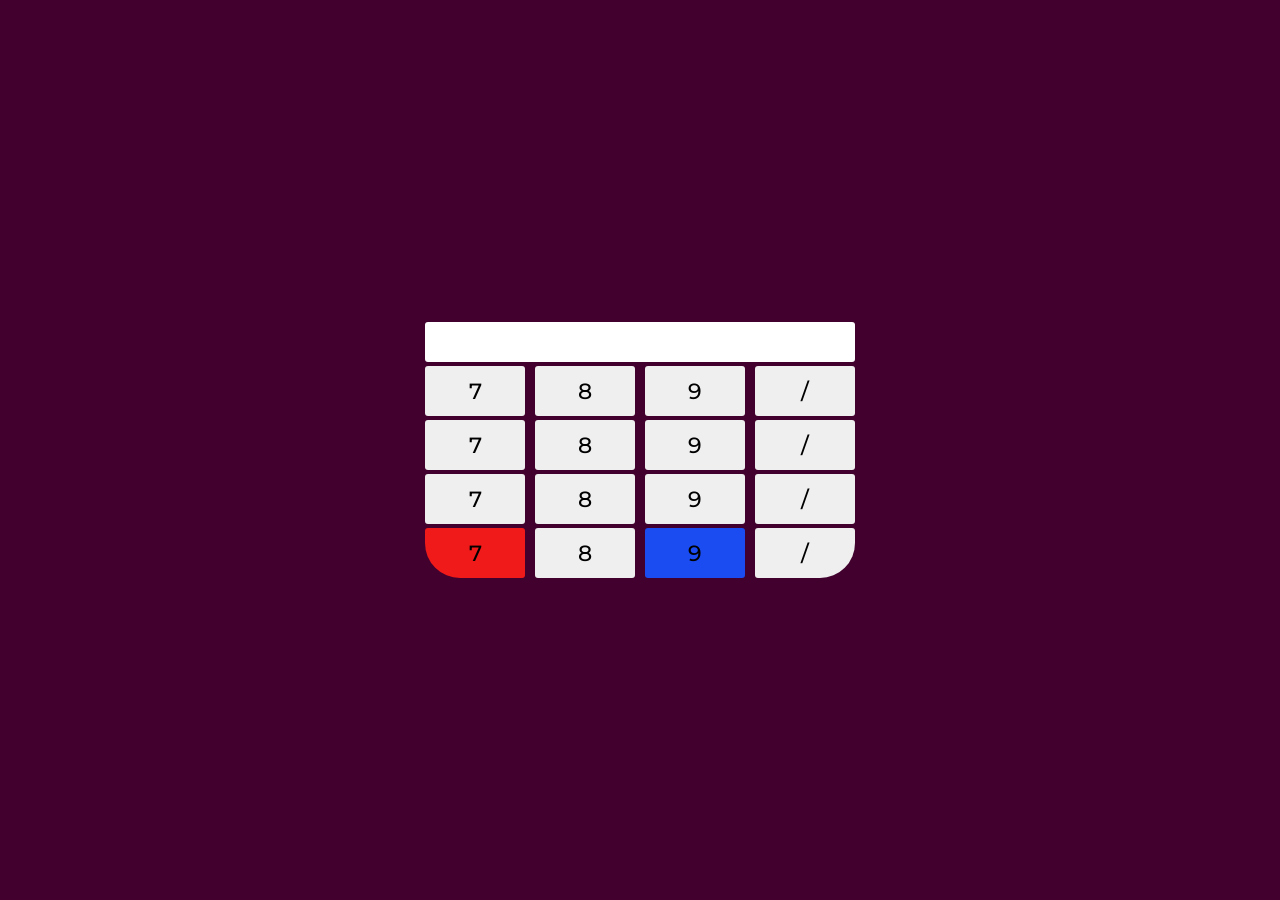
<file: Semana07/Exercicio01/Calculadora/index.html>
<!DOCTYPE html>
<html lang="en">

<head>
    <meta charset="UTF-8">
    <meta name="viewport" content="width=device-width, initial-scale=1.0">
    <script language="JavaScript" src="calculadora.js"></script>
    <link rel="stylesheet" href="estilo.css">
    <title>Document</title>
</head>

<body>
    <form action="calc">
        <divf id="calculadora">
            <input type="text" id="visor" name="visor">
            <div id="primeira">
                <input type="button" value="7" class="botao borda">
                <input type="button" value="8" class="botao borda">
                <input type="button" value="9" class="botao borda">
                <input type="button" value="/" class="botao borda">
            </div>
            <div id="segunda">
                <input type="button" value="7" class="botao borda">
                <input type="button" value="8" class="botao borda">
                <input type="button" value="9" class="botao borda">
                <input type="button" value="/" class="botao borda">
            </div>
            <div id="terceira">
                <input type="button" value="7" class="botao borda">
                <input type="button" value="8" class="botao borda">
                <input type="button" value="9" class="botao borda">
                <input type="button" value="/" class="botao borda">
            </div>
            <div id="quarta">
                <input type="button" value="7" class="botao borda">
                <input type="button" value="8" class="botao borda">
                <input type="button" value="9" class="botao borda">
                <input type="button" value="/" class="botao borda">
            </div>
        </divf>
    </form>
</body>

</html>
</file>
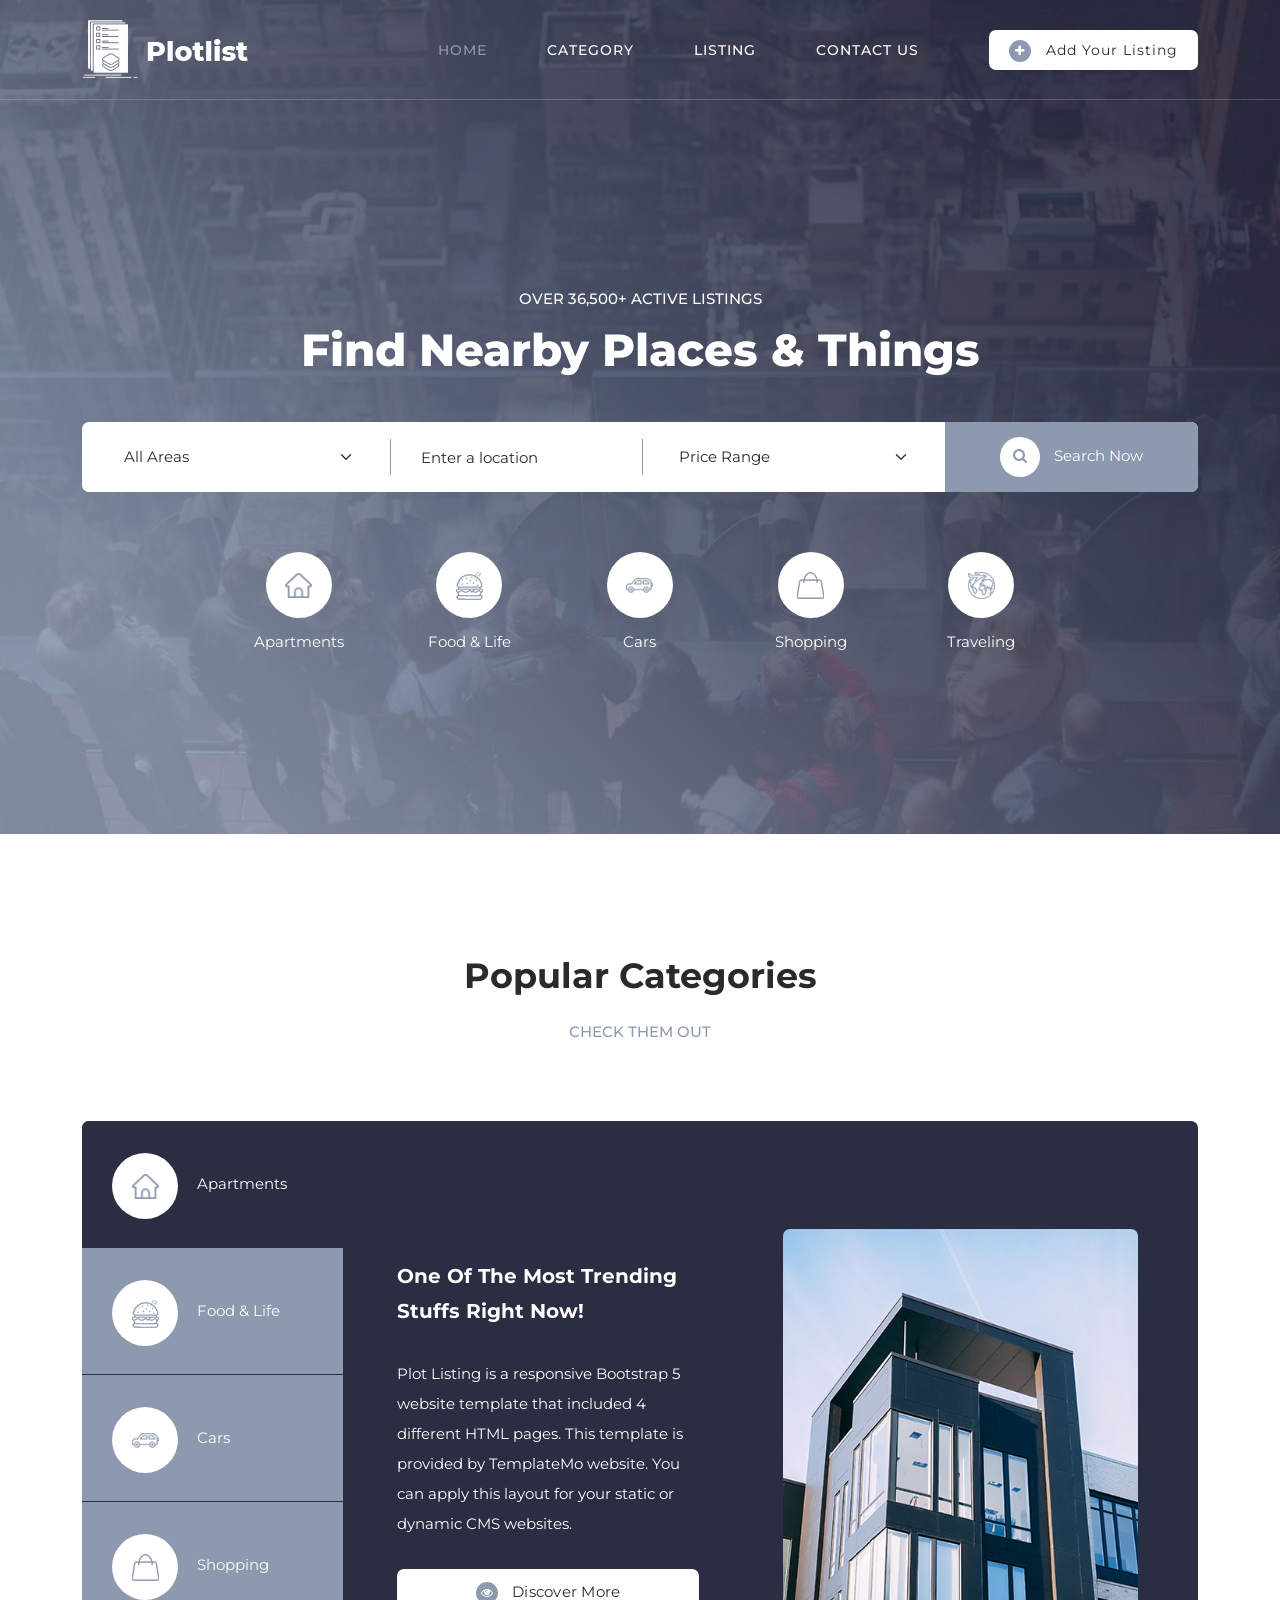
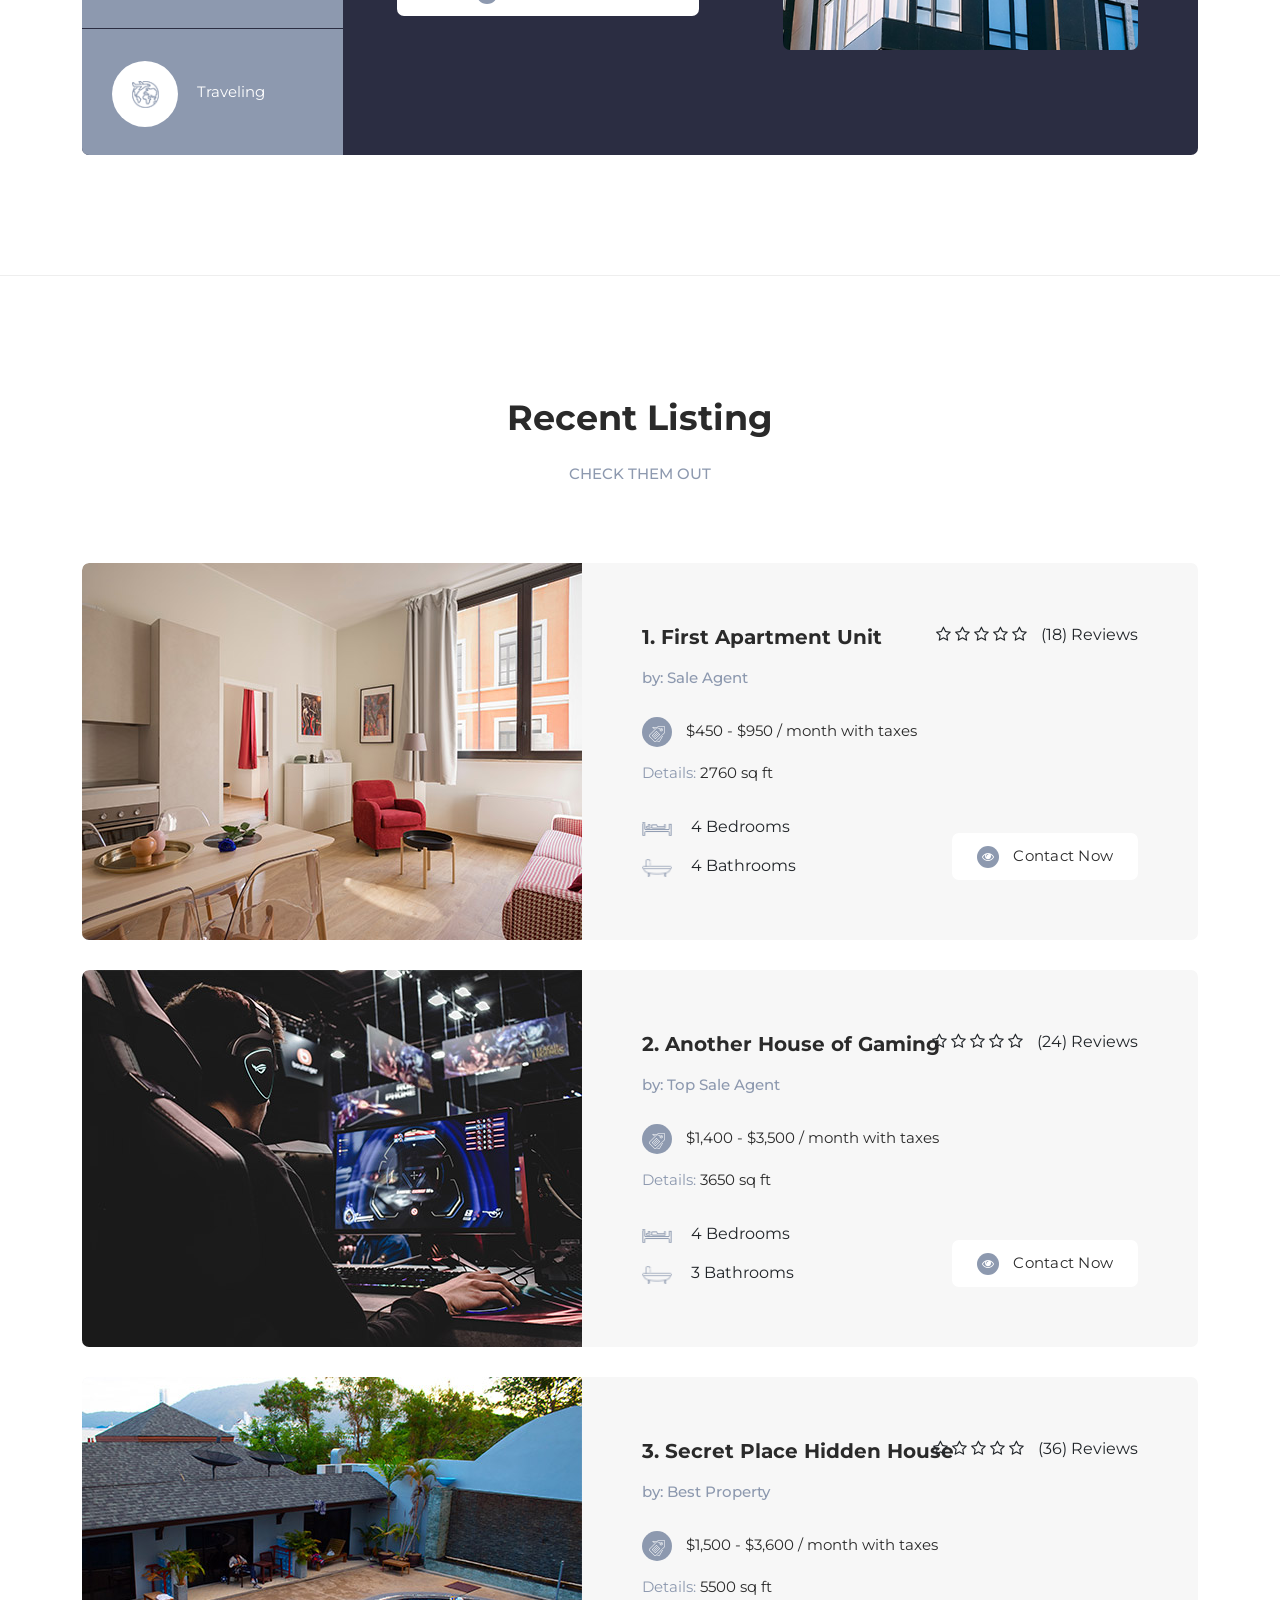
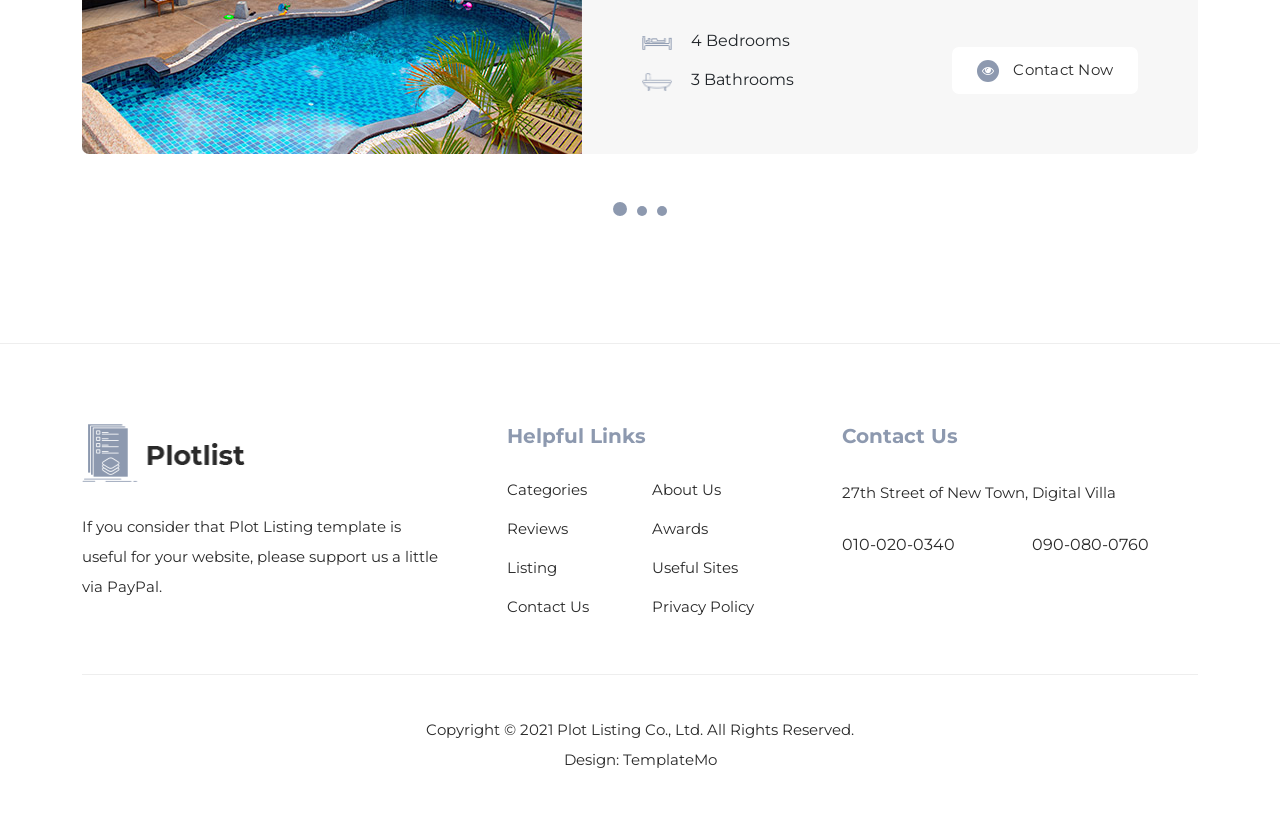
<file: Semana07/Exercicio04/pizzaria/img/templatemo_564_plot_listing/index.html>
<!DOCTYPE html>
<html lang="en">

  <head>

    <meta charset="UTF-8">
    <meta name="viewport" content="width=device-width, initial-scale=1, shrink-to-fit=no">
    <meta name="description" content="">
    <meta name="author" content="">
    <link rel="preconnect" href="https://fonts.gstatic.com">
    <link href="https://fonts.googleapis.com/css2?family=Montserrat:wght@100;200;300;400;500;600;700;800;900&display=swap" rel="stylesheet">

    <title>Plot Listing HTML5 Website Template</title>

    <!-- Bootstrap core CSS -->
    <link href="vendor/bootstrap/css/bootstrap.min.css" rel="stylesheet">

    <!-- Additional CSS Files -->
    <link rel="stylesheet" href="assets/css/fontawesome.css">
    <link rel="stylesheet" href="assets/css/templatemo-plot-listing.css">
    <link rel="stylesheet" href="assets/css/animated.css">
    <link rel="stylesheet" href="assets/css/owl.css">
<!--

TemplateMo 564 Plot Listing

https://templatemo.com/tm-564-plot-listing

-->
  </head>

<body>

  <!-- ***** Preloader Start ***** -->
  <div id="js-preloader" class="js-preloader">
    <div class="preloader-inner">
      <span class="dot"></span>
      <div class="dots">
        <span></span>
        <span></span>
        <span></span>
      </div>
    </div>
  </div>
  <!-- ***** Preloader End ***** -->

  <!-- ***** Header Area Start ***** -->
  <header class="header-area header-sticky wow slideInDown" data-wow-duration="0.75s" data-wow-delay="0s">
    <div class="container">
      <div class="row">
        <div class="col-12">
          <nav class="main-nav">
            <!-- ***** Logo Start ***** -->
            <a href="index.html" class="logo">
            </a>
            <!-- ***** Logo End ***** -->
            <!-- ***** Menu Start ***** -->
            <ul class="nav">
              <li><a href="index.html" class="active">Home</a></li>
              <li><a href="category.html">Category</a></li>
              <li><a href="listing.html">Listing</a></li>
              <li><a href="contact.html">Contact Us</a></li> 
              <li><div class="main-white-button"><a href="#"><i class="fa fa-plus"></i> Add Your Listing</a></div></li> 
            </ul>        
            <a class='menu-trigger'>
                <span>Menu</span>
            </a>
            <!-- ***** Menu End ***** -->
          </nav>
        </div>
      </div>
    </div>
  </header>
  <!-- ***** Header Area End ***** -->

  <div class="main-banner">
    <div class="container">
      <div class="row">
        <div class="col-lg-12">
          <div class="top-text header-text">
            <h6>Over 36,500+ Active Listings</h6>
            <h2>Find Nearby Places &amp; Things</h2>
          </div>
        </div>
        <div class="col-lg-12">
          <form id="search-form" name="gs" method="submit" role="search" action="#">
            <div class="row">
              <div class="col-lg-3 align-self-center">
                  <fieldset>
                      <select name="area" class="form-select" aria-label="Area" id="chooseCategory" onchange="this.form.click()">
                          <option selected>All Areas</option>
                          <option value="New Village">New Village</option>
                          <option value="Old Town">Old Town</option>
                          <option value="Modern City">Modern City</option>
                      </select>
                  </fieldset>
              </div>
              <div class="col-lg-3 align-self-center">
                  <fieldset>
                      <input type="address" name="address" class="searchText" placeholder="Enter a location" autocomplete="on" required>
                  </fieldset>
              </div>
              <div class="col-lg-3 align-self-center">
                  <fieldset>
                      <select name="price" class="form-select" aria-label="Default select example" id="chooseCategory" onchange="this.form.click()">
                          <option selected>Price Range</option>
                          <option value="$100 - $250">$100 - $250</option>
                          <option value="$250 - $500">$250 - $500</option>
                          <option value="$500 - $1000">$500 - $1,000</option>
                          <option value="$1000+">$1,000 or more</option>
                      </select>
                  </fieldset>
              </div>
              <div class="col-lg-3">                        
                  <fieldset>
                      <button class="main-button"><i class="fa fa-search"></i> Search Now</button>
                  </fieldset>
              </div>
            </div>
          </form>
        </div>
        <div class="col-lg-10 offset-lg-1">
          <ul class="categories">
            <li><a href="category.html"><span class="icon"><img src="assets/images/search-icon-01.png" alt="Home"></span> Apartments</a></li>
            <li><a href="listing.html"><span class="icon"><img src="assets/images/search-icon-02.png" alt="Food"></span> Food &amp; Life</a></li>
            <li><a href="#"><span class="icon"><img src="assets/images/search-icon-03.png" alt="Vehicle"></span> Cars</a></li>
            <li><a href="#"><span class="icon"><img src="assets/images/search-icon-04.png" alt="Shopping"></span> Shopping</a></li>
            <li><a href="#"><span class="icon"><img src="assets/images/search-icon-05.png" alt="Travel"></span> Traveling</a></li>
          </ul>
        </div>
      </div>
    </div>
  </div>


  <div class="popular-categories">
    <div class="container">
      <div class="row">
        <div class="col-lg-12">
          <div class="section-heading">
            <h2>Popular Categories</h2>
            <h6>Check Them Out</h6>
          </div>
        </div>
        <div class="col-lg-12">
          <div class="naccs">
            <div class="grid">
              <div class="row">
                <div class="col-lg-3">
                  <div class="menu">
                    <div class="first-thumb active">
                      <div class="thumb">
                        <span class="icon"><img src="assets/images/search-icon-01.png" alt=""></span>
                        Apartments
                      </div>
                    </div>
                    <div>
                      <div class="thumb">                 
                        <span class="icon"><img src="assets/images/search-icon-02.png" alt=""></span>
                        Food &amp; Life
                      </div>
                    </div>
                    <div>
                      <div class="thumb">                 
                        <span class="icon"><img src="assets/images/search-icon-03.png" alt=""></span>
                        Cars
                      </div>
                    </div>
                    <div>
                      <div class="thumb">                 
                        <span class="icon"><img src="assets/images/search-icon-04.png" alt=""></span>
                        Shopping
                      </div>
                    </div>
                    <div class="last-thumb">
                      <div class="thumb">                 
                        <span class="icon"><img src="assets/images/search-icon-05.png" alt=""></span>
                        Traveling
                      </div>
                    </div>
                  </div>
                </div> 
                <div class="col-lg-9 align-self-center">
                  <ul class="nacc">
                    <li class="active">
                      <div>
                        <div class="thumb">
                          <div class="row">
                            <div class="col-lg-5 align-self-center">
                              <div class="left-text">
                                <h4>One Of The Most Trending Stuffs Right Now!</h4>
                                <p>Plot Listing is a responsive Bootstrap 5 website template that included 4 different HTML pages. This template is provided by TemplateMo website. You can apply this layout for your static or dynamic CMS websites.</p>
                                <div class="main-white-button"><a href="#"><i class="fa fa-eye"></i> Discover More</a></div>
                              </div>
                            </div>
                            <div class="col-lg-7 align-self-center">
                              <div class="right-image">
                                <img src="assets/images/tabs-image-01.jpg" alt="">
                              </div>
                            </div>
                          </div>
                        </div>
                      </div>
                    </li>
                    <li>
                      <div>
                        <div class="thumb">
                          <div class="row">
                            <div class="col-lg-5 align-self-center">
                              <div class="left-text">
                                <h4>Food and Lifestyle category is here</h4>
                                <p>You can feel free to download, edit and apply this template for your website. Please tell your friends about TemplateMo website.</p>
                                <div class="main-white-button"><a href="#"><i class="fa fa-eye"></i> Explore More</a></div>
                              </div>
                            </div>
                            <div class="col-lg-7 align-self-center">
                              <div class="right-image">
                                <img src="assets/images/tabs-image-02.jpg" alt="Foods on the table">
                              </div>
                            </div>
                          </div>
                        </div>
                      </div>
                    </li>
                    <li>
                      <div>
                        <div class="thumb">
                          <div class="row">
                            <div class="col-lg-5 align-self-center">
                              <div class="left-text">
                                <h4>Best car rentals for your trips!</h4>
                                <p>Did you know? You can get the best free HTML templates on Too CSS blog. Visit the blog pages and explore fresh and latest website templates.</p>
                                <div class="main-white-button"><a href="listing.html"><i class="fa fa-eye"></i> More Listing</a></div>
                              </div>
                            </div>
                            <div class="col-lg-7 align-self-center">
                              <div class="right-image">
                                <img src="assets/images/tabs-image-03.jpg" alt="cars in the city">
                              </div>
                            </div>
                          </div>
                        </div>
                      </div>
                    </li>
                    <li>
                      <div>
                        <div class="thumb">
                          <div class="row">
                            <div class="col-lg-5 align-self-center">
                              <div class="left-text">
                                <h4>Shopping List: Images from Unsplash</h4>
                                <p>Image credits go to Unsplash website that provides free stock photos for anyone. Images used in this Plot Listing template are from Unsplash.</p>
                                <div class="main-white-button"><a href="#"><i class="fa fa-eye"></i> Discover More</a></div>
                              </div>
                            </div>
                            <div class="col-lg-7 align-self-center">
                              <div class="right-image">
                                <img src="assets/images/tabs-image-04.jpg" alt="Shopping Girl">
                              </div>
                            </div>
                          </div>
                        </div>
                      </div>
                    </li>
                    <li>
                      <div>
                        <div class="thumb">
                          <div class="row">
                            <div class="col-lg-5 align-self-center">
                              <div class="left-text">
                                <h4>Information and Safety Tips for Traveling</h4>
                                <p>You are allowed to use this template for your commercial websites. You are NOT allowed to redistribute this template ZIP file on any Free CSS collection websites.</p>
                                <div class="main-white-button"><a rel="nofollow" href="https://templatemo.com/contact"><i class="fa fa-eye"></i> Read More</a></div>
                              </div>
                            </div>
                            <div class="col-lg-7 align-self-center">
                              <div class="right-image">
                                <img src="assets/images/tabs-image-05.jpg" alt="Traveling Beach">
                              </div>
                            </div>
                          </div>
                        </div>
                      </div>
                    </li>
                  </ul>
                </div>          
              </div>
            </div>
          </div>
        </div>
      </div>
    </div>
  </div>


  <div class="recent-listing">
    <div class="container">
      <div class="row">
        <div class="col-lg-12">
          <div class="section-heading">
            <h2>Recent Listing</h2>
            <h6>Check Them Out</h6>
          </div>
        </div>
        <div class="col-lg-12">
          <div class="owl-carousel owl-listing">
            <div class="item">
              <div class="row">
                <div class="col-lg-12">
                  <div class="listing-item">
                    <div class="left-image">
                      <a href="#"><img src="assets/images/listing-01.jpg" alt=""></a>
                    </div>
                    <div class="right-content align-self-center">
                      <a href="#"><h4>1. First Apartment Unit</h4></a>
                      <h6>by: Sale Agent</h6>
                      <ul class="rate">
                        <li><i class="fa fa-star-o"></i></li>
                        <li><i class="fa fa-star-o"></i></li>
                        <li><i class="fa fa-star-o"></i></li>
                        <li><i class="fa fa-star-o"></i></li>
                        <li><i class="fa fa-star-o"></i></li>
                        <li>(18) Reviews</li>
                      </ul>
                      <span class="price"><div class="icon"><img src="assets/images/listing-icon-01.png" alt=""></div> $450 - $950 / month with taxes</span>
                      <span class="details">Details: <em>2760 sq ft</em></span>
                      <ul class="info">
                        <li><img src="assets/images/listing-icon-02.png" alt=""> 4 Bedrooms</li>
                        <li><img src="assets/images/listing-icon-03.png" alt=""> 4 Bathrooms</li>
                      </ul>
                      <div class="main-white-button">
                        <a href="contact.html"><i class="fa fa-eye"></i> Contact Now</a>
                      </div>
                    </div>
                  </div>
                </div>
                <div class="col-lg-12">
                  <div class="listing-item">
                    <div class="left-image">
                      <a href="#"><img src="assets/images/listing-02.jpg" alt=""></a>
                    </div>
                    <div class="right-content align-self-center">
                      <a href="#"><h4>2. Another House of Gaming</h4></a>
                      <h6>by: Top Sale Agent</h6>
                      <ul class="rate">
                        <li><i class="fa fa-star-o"></i></li>
                        <li><i class="fa fa-star-o"></i></li>
                        <li><i class="fa fa-star-o"></i></li>
                        <li><i class="fa fa-star-o"></i></li>
                        <li><i class="fa fa-star-o"></i></li>
                        <li>(24) Reviews</li>
                      </ul>
                      <span class="price"><div class="icon"><img src="assets/images/listing-icon-01.png" alt=""></div> $1,400 - $3,500 / month with taxes</span>
                      <span class="details">Details: <em>3650 sq ft</em></span>
                      <ul class="info">
                        <li><img src="assets/images/listing-icon-02.png" alt=""> 4 Bedrooms</li>
                        <li><img src="assets/images/listing-icon-03.png" alt=""> 3 Bathrooms</li>
                      </ul>
                      <div class="main-white-button">
                        <a href="contact.html"><i class="fa fa-eye"></i> Contact Now</a>
                      </div>
                    </div>
                  </div>
                </div>
                <div class="col-lg-12">
                  <div class="listing-item">
                    <div class="left-image">
                      <a href="#"><img src="assets/images/listing-03.jpg" alt=""></a>
                    </div>
                    <div class="right-content align-self-center">
                      <a href="#"><h4>3. Secret Place Hidden House</h4></a>
                      <h6>by: Best Property</h6>
                      <ul class="rate">
                        <li><i class="fa fa-star-o"></i></li>
                        <li><i class="fa fa-star-o"></i></li>
                        <li><i class="fa fa-star-o"></i></li>
                        <li><i class="fa fa-star-o"></i></li>
                        <li><i class="fa fa-star-o"></i></li>
                        <li>(36) Reviews</li>
                      </ul>
                      <span class="price"><div class="icon"><img src="assets/images/listing-icon-01.png" alt=""></div> $1,500 - $3,600 / month with taxes</span>
                      <span class="details">Details: <em>5500 sq ft</em></span>
                      <ul class="info">
                        <li><img src="assets/images/listing-icon-02.png" alt=""> 4 Bedrooms</li>
                        <li><img src="assets/images/listing-icon-03.png" alt=""> 3 Bathrooms</li>
                      </ul>
                      <div class="main-white-button">
                        <a href="contact.html"><i class="fa fa-eye"></i> Contact Now</a>
                      </div>
                    </div>
                  </div>
                </div>
              </div>
            </div>
            <div class="item">
              <div class="row">
                <div class="col-lg-12">
                  <div class="listing-item">
                    <div class="left-image">
                      <a href="#"><img src="assets/images/listing-04.jpg" alt=""></a>
                    </div>
                    <div class="right-content align-self-center">
                      <a href="#"><h4>4. Sunshine Fourth Apartment</h4></a>
                      <h6>by: Sale Agent</h6>
                      <ul class="rate">
                        <li><i class="fa fa-star-o"></i></li>
                        <li><i class="fa fa-star-o"></i></li>
                        <li><i class="fa fa-star-o"></i></li>
                        <li><i class="fa fa-star-o"></i></li>
                        <li><i class="fa fa-star-o"></i></li>
                        <li>(24) Reviews</li>
                      </ul>
                      <span class="price"><div class="icon"><img src="assets/images/listing-icon-01.png" alt=""></div> $3,600 / month with taxes</span>
                      <span class="details">Details: <em>3660 sq ft</em></span>
                      <ul class="info">
                        <li><img src="assets/images/listing-icon-02.png" alt=""> 5 Bedrooms</li>
                        <li><img src="assets/images/listing-icon-03.png" alt=""> 3 Bathrooms</li>
                      </ul>
                      <div class="main-white-button">
                        <a href="contact.html"><i class="fa fa-eye"></i> Contact Now</a>
                      </div>
                    </div>
                  </div>
                </div>
                <div class="col-lg-12">
                  <div class="listing-item">
                    <div class="left-image">
                      <a href="#"><img src="assets/images/listing-05.jpg" alt=""></a>
                    </div>
                    <div class="right-content align-self-center">
                      <a href="#"><h4>5. Best House Of the Town</h4></a>
                      <h6>by: Sale Agent</h6>
                      <ul class="rate">
                        <li><i class="fa fa-star-o"></i></li>
                        <li><i class="fa fa-star-o"></i></li>
                        <li><i class="fa fa-star-o"></i></li>
                        <li><i class="fa fa-star-o"></i></li>
                        <li><i class="fa fa-star-o"></i></li>
                        <li>(32) Reviews</li>
                      </ul>
                      <span class="price"><div class="icon"><img src="assets/images/listing-icon-01.png" alt=""></div> $5,600 / month with taxes</span>
                      <span class="details">Details: <em>1750 sq ft</em></span>
                      <ul class="info">
                        <li><img src="assets/images/listing-icon-02.png" alt=""> 6 Bedrooms</li>
                        <li><img src="assets/images/listing-icon-03.png" alt=""> 3 Bathrooms</li>
                      </ul>
                      <div class="main-white-button">
                        <a href="contact.html"><i class="fa fa-eye"></i> Contact Now</a>
                      </div>
                    </div>
                  </div>
                </div>
                <div class="col-lg-12">
                  <div class="listing-item">
                    <div class="left-image">
                      <a href="#"><img src="assets/images/listing-06.jpg" alt=""></a>
                    </div>
                    <div class="right-content align-self-center">
                      <a href="#"><h4>6. Amazing Pool Party Villa</h4></a>
                      <h6>by: Sale Agent</h6>
                      <ul class="rate">
                        <li><i class="fa fa-star-o"></i></li>
                        <li><i class="fa fa-star-o"></i></li>
                        <li><i class="fa fa-star-o"></i></li>
                        <li><i class="fa fa-star-o"></i></li>
                        <li><i class="fa fa-star-o"></i></li>
                        <li>(40) Reviews</li>
                      </ul>
                      <span class="price"><div class="icon"><img src="assets/images/listing-icon-01.png" alt=""></div> $3,850 / month with taxes</span>
                      <span class="details">Details: <em>3660 sq ft</em></span>
                      <ul class="info">
                        <li><img src="assets/images/listing-icon-02.png" alt=""> 4 Bedrooms</li>
                        <li><img src="assets/images/listing-icon-03.png" alt=""> 3 Bathrooms</li>
                      </ul>
                      <div class="main-white-button">
                        <a href="contact.html"><i class="fa fa-eye"></i> Contact Now</a>
                      </div>
                    </div>
                  </div>
                </div>
              </div>
            </div>
            <div class="item">
              <div class="row">
                <div class="col-lg-12">
                  <div class="listing-item">
                    <div class="left-image">
                      <a href="#"><img src="assets/images/listing-05.jpg" alt=""></a>
                    </div>
                    <div class="right-content align-self-center">
                      <a href="#"><h4>7. Sunny Apartment</h4></a>
                      <h6>by: Sale Agent</h6>
                      <ul class="rate">
                        <li><i class="fa fa-star-o"></i></li>
                        <li><i class="fa fa-star-o"></i></li>
                        <li><i class="fa fa-star-o"></i></li>
                        <li><i class="fa fa-star-o"></i></li>
                        <li><i class="fa fa-star-o"></i></li>
                        <li>(24) Reviews</li>
                      </ul>
                      <span class="price"><div class="icon"><img src="assets/images/listing-icon-01.png" alt=""></div> $5,450 / month with taxes</span>
                      <span class="details">Details: <em>1640 sq ft</em></span>
                      <ul class="info">
                        <li><img src="assets/images/listing-icon-02.png" alt=""> 8 Bedrooms</li>
                        <li><img src="assets/images/listing-icon-03.png" alt=""> 5 Bathrooms</li>
                      </ul>
                      <div class="main-white-button">
                        <a href="contact.html"><i class="fa fa-eye"></i> Contact Now</a>
                      </div>
                    </div>
                  </div>
                </div>
                <div class="col-lg-12">
                  <div class="listing-item">
                    <div class="left-image">
                      <a href="#"><img src="assets/images/listing-02.jpg" alt=""></a>
                    </div>
                    <div class="right-content align-self-center">
                      <a href="#"><h4>8. Third House of Gaming</h4></a>
                      <h6>by: Sale Agent</h6>
                      <ul class="rate">
                        <li><i class="fa fa-star-o"></i></li>
                        <li><i class="fa fa-star-o"></i></li>
                        <li><i class="fa fa-star-o"></i></li>
                        <li><i class="fa fa-star-o"></i></li>
                        <li><i class="fa fa-star-o"></i></li>
                        <li>(15) Reviews</li>
                      </ul>
                      <span class="price"><div class="icon"><img src="assets/images/listing-icon-01.png" alt=""></div> $5,520 / month with taxes</span>
                      <span class="details">Details: <em>1660 sq ft</em></span>
                      <ul class="info">
                        <li><img src="assets/images/listing-icon-02.png" alt=""> 5 Bedrooms</li>
                        <li><img src="assets/images/listing-icon-03.png" alt=""> 4 Bathrooms</li>
                      </ul>
                      <div class="main-white-button">
                        <a href="contact.html"><i class="fa fa-eye"></i> Contact Now</a>
                      </div>
                    </div>
                  </div>
                </div>
                <div class="col-lg-12">
                  <div class="listing-item">
                    <div class="left-image">
                      <a href="#"><img src="assets/images/listing-06.jpg" alt=""></a>
                    </div>
                    <div class="right-content align-self-center">
                      <a href="#"><h4>9. Relaxing BBQ Party Villa</h4></a>
                      <h6>by: Sale Agent</h6>
                      <ul class="rate">
                        <li><i class="fa fa-star-o"></i></li>
                        <li><i class="fa fa-star-o"></i></li>
                        <li><i class="fa fa-star-o"></i></li>
                        <li><i class="fa fa-star-o"></i></li>
                        <li><i class="fa fa-star-o"></i></li>
                        <li>(20) Reviews</li>
                      </ul>
                      <span class="price"><div class="icon"><img src="assets/images/listing-icon-01.png" alt=""></div> $4,760 / month with taxes</span>
                      <span class="details">Details: <em>2880 sq ft</em></span>
                      <ul class="info">
                        <li><img src="assets/images/listing-icon-02.png" alt=""> 6 Bedrooms</li>
                        <li><img src="assets/images/listing-icon-03.png" alt=""> 4 Bathrooms</li>
                      </ul>
                      <div class="main-white-button">
                        <a href="contact.html"><i class="fa fa-eye"></i> Contact Now</a>
                      </div>
                    </div>
                  </div>
                </div>
              </div>
            </div>
          </div>
        </div>
      </div>
    </div>
  </div>


  <footer>
    <div class="container">
      <div class="row">
        <div class="col-lg-4">
          <div class="about">
            <div class="logo">
              <img src="assets/images/black-logo.png" alt="Plot Listing">
            </div>
            <p>If you consider that <a rel="nofollow" href="https://templatemo.com/tm-564-plot-listing" target="_parent">Plot Listing template</a> is useful for your website, please <a rel="nofollow" href="https://www.paypal.me/templatemo" target="_blank">support us</a> a little via PayPal.</p>
          </div>
        </div>
        <div class="col-lg-4">
          <div class="helpful-links">
            <h4>Helpful Links</h4>
            <div class="row">
              <div class="col-lg-6 col-sm-6">
                <ul>
                  <li><a href="#">Categories</a></li>
                  <li><a href="#">Reviews</a></li>
                  <li><a href="#">Listing</a></li>
                  <li><a href="#">Contact Us</a></li>
                </ul>
              </div>
              <div class="col-lg-6">
                <ul>
                  <li><a href="#">About Us</a></li>
                  <li><a href="#">Awards</a></li>
                  <li><a href="#">Useful Sites</a></li>
                  <li><a href="#">Privacy Policy</a></li>
                </ul>
              </div>
            </div>
          </div>
        </div>
        <div class="col-lg-4">
          <div class="contact-us">
            <h4>Contact Us</h4>
            <p>27th Street of New Town, Digital Villa</p>
            <div class="row">
              <div class="col-lg-6">
                <a href="#">010-020-0340</a>
              </div>
              <div class="col-lg-6">
                <a href="#">090-080-0760</a>
              </div>
            </div>
          </div>
        </div>
        <div class="col-lg-12">
          <div class="sub-footer">
            <p>Copyright © 2021 Plot Listing Co., Ltd. All Rights Reserved.
            <br>
			Design: <a rel="nofollow" href="https://templatemo.com" title="CSS Templates">TemplateMo</a></p>
          </div>
        </div>
      </div>
    </div>
  </footer>


  <!-- Scripts -->
  <script src="vendor/jquery/jquery.min.js"></script>
  <script src="vendor/bootstrap/js/bootstrap.bundle.min.js"></script>
  <script src="assets/js/owl-carousel.js"></script>
  <script src="assets/js/animation.js"></script>
  <script src="assets/js/imagesloaded.js"></script>
  <script src="assets/js/custom.js"></script>

</body>

</html>
</file>
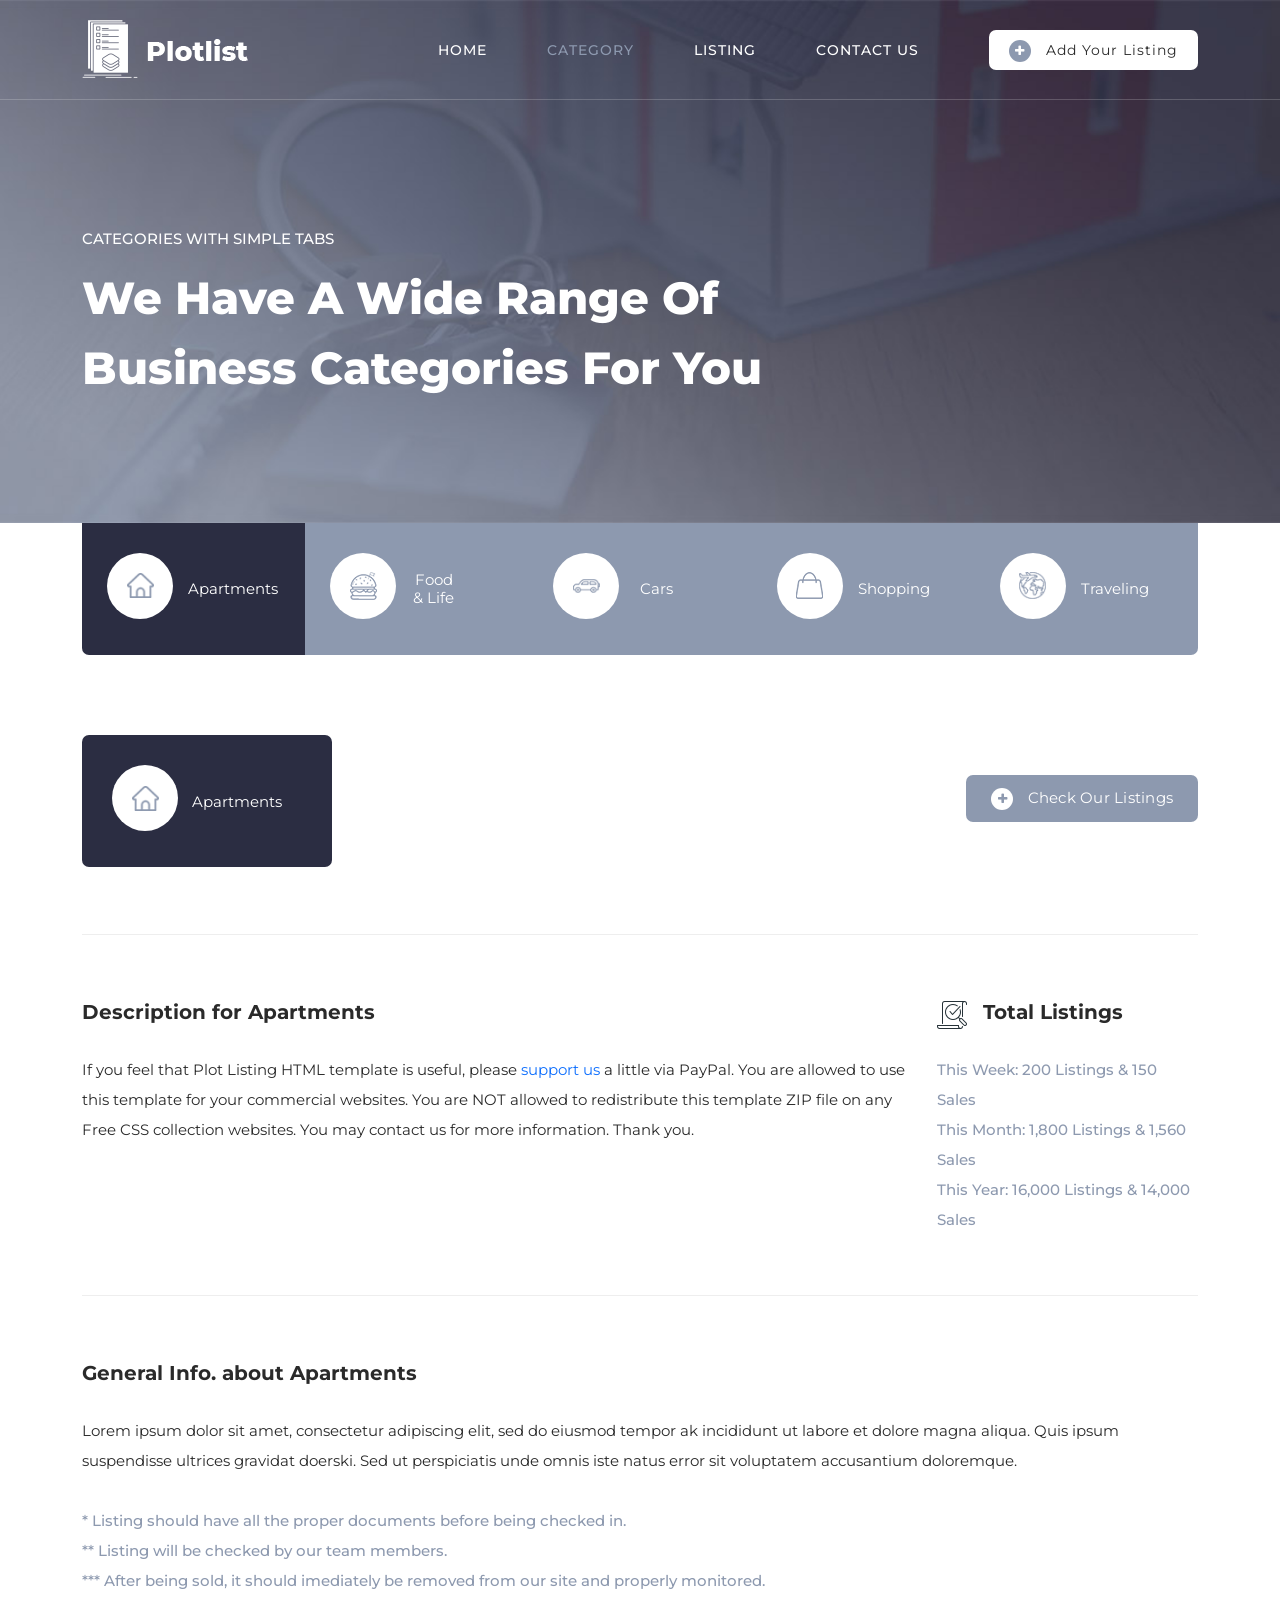
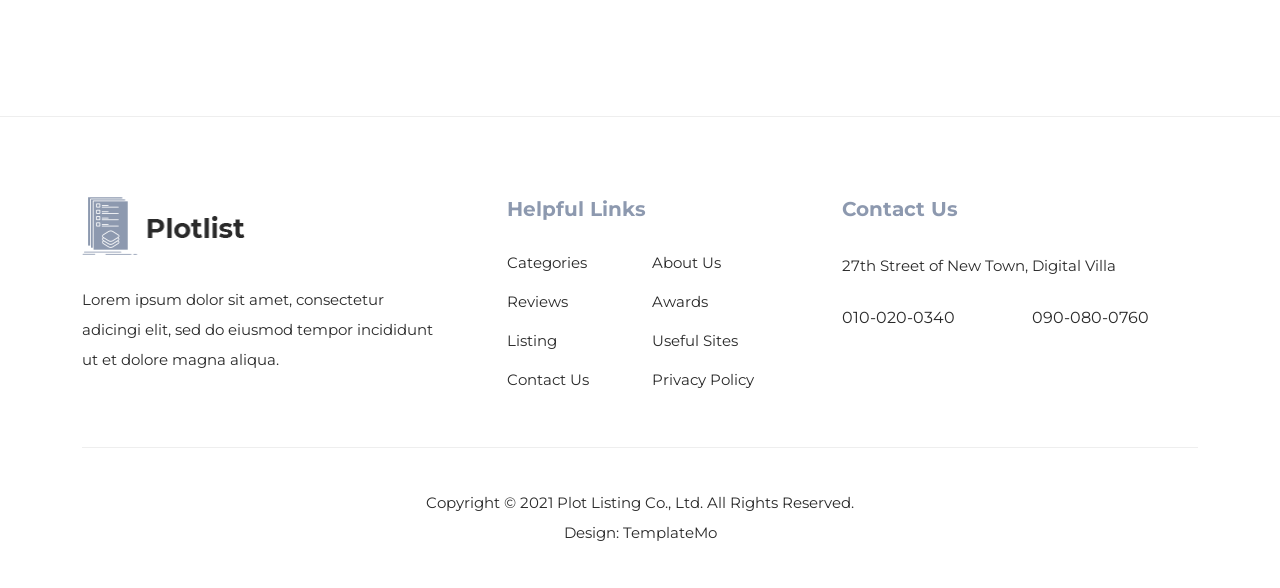
<file: Semana07/Exercicio04/pizzaria/img/templatemo_564_plot_listing/category.html>
<!DOCTYPE html>
<html lang="en">

  <head>

    <meta charset="UTF-8">
    <meta name="viewport" content="width=device-width, initial-scale=1, shrink-to-fit=no">
    <meta name="description" content="">
    <meta name="author" content="">
    <link rel="preconnect" href="https://fonts.gstatic.com">
    <link href="https://fonts.googleapis.com/css2?family=Montserrat:wght@100;200;300;400;500;600;700;800;900&display=swap" rel="stylesheet">

    <title>Plotlist - Listing HTML5 Template</title>

    <!-- Bootstrap core CSS -->
    <link href="vendor/bootstrap/css/bootstrap.min.css" rel="stylesheet">


    <!-- Additional CSS Files -->
    <link rel="stylesheet" href="assets/css/fontawesome.css">
    <link rel="stylesheet" href="assets/css/templatemo-plot-listing.css">
    <link rel="stylesheet" href="assets/css/animated.css">
    <link rel="stylesheet" href="assets/css/owl.css">
<!--

TemplateMo 564 Plot Listing

https://templatemo.com/tm-564-plot-listing

-->
  </head>

<body>

  <!-- ***** Preloader Start ***** -->
  <div id="js-preloader" class="js-preloader">
    <div class="preloader-inner">
      <span class="dot"></span>
      <div class="dots">
        <span></span>
        <span></span>
        <span></span>
      </div>
    </div>
  </div>
  <!-- ***** Preloader End ***** -->

  <!-- ***** Header Area Start ***** -->
  <header class="header-area header-sticky wow slideInDown" data-wow-duration="0.75s" data-wow-delay="0s">
    <div class="container">
      <div class="row">
        <div class="col-12">
          <nav class="main-nav">
            <!-- ***** Logo Start ***** -->
            <a href="index.html" class="logo">
            </a>
            <!-- ***** Logo End ***** -->
            <!-- ***** Menu Start ***** -->
            <ul class="nav">
              <li><a href="index.html">Home</a></li>
              <li><a href="category.html" class="active">Category</a></li>
              <li><a href="listing.html">Listing</a></li>
              <li><a href="contact.html">Contact Us</a></li> 
              <li><div class="main-white-button"><a href="#"><i class="fa fa-plus"></i> Add Your Listing</a></div></li> 
            </ul>        
            <a class='menu-trigger'>
                <span>Menu</span>
            </a>
            <!-- ***** Menu End ***** -->
          </nav>
        </div>
      </div>
    </div>
  </header>
  <!-- ***** Header Area End ***** -->

  <div class="page-heading">
    <div class="container">
      <div class="row">
        <div class="col-lg-8">
          <div class="top-text header-text">
            <h6>Categories with Simple Tabs</h6>
            <h2>We have a wide range of business categories for you</h2>
          </div>
        </div>
      </div>
    </div>
  </div>



  <div class="category-post">
    <div class="container">
      <div class="row">
        <div class="col-lg-12">
          <div class="naccs">
            <div class="grid">
              <div class="row">
                <div class="col-lg-12">
                  <div class="menu">
                    <div class="first-thumb active">
                      <div class="thumb">
                        <span class="icon"><img src="assets/images/search-icon-01.png" alt=""><h4>Apartments</h4></span>    
                      </div>
                    </div>
                    <div>
                      <div class="thumb">                 
                        <span class="icon"><img src="assets/images/search-icon-02.png" alt=""><h4>Food &amp; Life</h4></span>
                      </div>
                    </div>
                    <div>
                      <div class="thumb">                 
                        <span class="icon"><img src="assets/images/search-icon-03.png" alt=""><h4>Cars</h4></span>
                      </div>
                    </div>
                    <div>
                      <div class="thumb">                 
                        <span class="icon"><img src="assets/images/search-icon-04.png" alt=""><h4>Shopping</h4></span>
                      </div>
                    </div>
                    <div class="last-thumb">
                      <div class="thumb">                 
                        <span class="icon"><img src="assets/images/search-icon-05.png" alt=""><h4>Traveling</h4></span>
                      </div>
                    </div>
                  </div>
                </div> 
                <div class="col-lg-12">
                  <ul class="nacc">
                    <li class="active">
                      <div>
                        <div class="thumb">
                          <div class="row">
                            <div class="col-lg-12">
                              <div class="top-content">
                                <div class="row">
                                  <div class="col-lg-6">
                                    <div class="top-icon">
                                      <span class="icon"><img src="assets/images/search-icon-01.png" alt=""><h4>Apartments</h4></span> 
                                    </div>
                                  </div>
                                  <div class="col-lg-6">
                                    <div class="main-white-button">
                                      <a href="#"><i class="fa fa-plus"></i> Check Our Listings</a>
                                    </div>
                                  </div>
                                </div>
                              </div>      
                            </div>
                            <div class="col-lg-12">
                              <div class="description">
                                <div class="row">
                                  <div class="col-lg-9">
                                    <h4>Description for Apartments</h4>
                                    <p>If you feel that Plot Listing HTML template is useful, please <a rel="nofollow" href="https://www.paypal.me/templatemo" target="_blank">support us</a> a little via PayPal. You are allowed to use this template for your commercial websites. You are NOT allowed to redistribute this template ZIP file on any Free CSS collection websites. You may contact us for more information. Thank you.</p>
                                  </div>
                                  <div class="col-lg-3">
                                    <div class="text-icon">
                                      <h4><img src="assets/images/listing-icon-heading.png" alt=""> Total Listings</h4>
                                    </div>
                                    <span class="list-item">This Week: 200 Listings &amp; 150 Sales<br>This Month: 1,800 Listings &amp; 1,560 Sales<br>This Year: 16,000 Listings &amp; 14,000 Sales</span>
                                  </div>
                                </div>
                              </div>
                            </div>
                            <div class="col-lg-12">
                              <div class="general-info">
                                <div class="row">
                                  <div class="col-lg-12">
                                    <h4>General Info. about Apartments</h4>
                                    <p>Lorem ipsum dolor sit amet, consectetur adipiscing elit, sed do eiusmod tempor ak incididunt ut labore et dolore magna aliqua. Quis ipsum suspendisse ultrices gravidat doerski. Sed ut perspiciatis unde omnis iste natus error sit voluptatem accusantium doloremque.</p>
                                    <span class="list-item">* Listing should have all the proper documents before being checked in.
                                    <br>** Listing will be checked by our team members.
                                    <br>*** After being sold, it should imediately be removed from our site and properly monitored.</span>
                                  </div>
                                </div>
                              </div>
                            </div>
                          </div>
                        </div>
                      </div>
                    </li>                 
                    <li>
                      <div>
                        <div class="thumb">
                          <div class="row">
                            <div class="col-lg-12">
                              <div class="top-content">
                                <div class="row">
                                  <div class="col-lg-6">
                                    <div class="top-icon">
                                      <span class="icon"><img src="assets/images/search-icon-02.png" alt=""><h4>Food &amp; Life</h4></span> 
                                    </div>
                                  </div>
                                  <div class="col-lg-6">
                                    <div class="main-white-button">
                                      <a href="#"><i class="fa fa-plus"></i> Check Our Listings</a>
                                    </div>
                                  </div>
                                </div>
                              </div>      
                            </div>
                            <div class="col-lg-12">
                              <div class="description">
                                <div class="row">
                                  <div class="col-lg-9">
                                    <h4>Description for Food and Life</h4>
                                    <p>Plot Listing template is a responsive website layout that included four HTML pages. Please tell your friends about TemplateMo website. You can download and apply this template for your dynamic CMS websites.</p>
                                    <br>
                                    <p><strong>Did you know?</strong>
                                    <br>You can get the best free HTML templates on Too CSS blog. Visit the blog pages and explore fresh and latest website templates.</p>
                                  </div>
                                  <div class="col-lg-3">
                                    <div class="text-icon">
                                      <h4><img src="assets/images/listing-icon-heading.png" alt=""> Total Listings</h4>
                                    </div>
                                    <span class="list-item">This Week: 124 Listings &amp; 84 Sales<br>This Month: 1,040 Listings &amp; 720 Sales<br>This Year: 10,640 Listings &amp; 9,600 Sales</span>
                                  </div>
                                </div>
                              </div>
                            </div>
                            <div class="col-lg-12">
                              <div class="general-info">
                                <div class="row">
                                  <div class="col-lg-12">
                                    <h4>General Info</h4>
                                    <p>Lorem ipsum dolor sit amet, consectetur adipiscing elit, sed do eiusmod tempor ak incididunt ut labore et dolore magna aliqua. Quis ipsum suspendisse ultrices gravidat doerski. Sed ut perspiciatis unde omnis iste natus error sit voluptatem accusantium doloremque.</p>
                                    <span class="list-item">* Listing should have all the proper documents before being checked in.
                                    <br>** Listing will be checked by our team members.
                                    <br>*** After being sold, it should imediately be removed from our site and properly monitored.</span>
                                  </div>
                                </div>
                              </div>
                            </div>
                          </div>
                        </div>
                      </div>
                    </li>
                    <li>
                      <div>
                        <div class="thumb">
                          <div class="row">
                            <div class="col-lg-12">
                              <div class="top-content">
                                <div class="row">
                                  <div class="col-lg-6">
                                    <div class="top-icon">
                                      <span class="icon"><img src="assets/images/search-icon-03.png" alt=""><h4>Cars</h4></span> 
                                    </div>
                                  </div>
                                  <div class="col-lg-6">
                                    <div class="main-white-button">
                                      <a href="#"><i class="fa fa-plus"></i> Check Our Listings</a>
                                    </div>
                                  </div>
                                </div>
                              </div>      
                            </div>
                            <div class="col-lg-12">
                              <div class="description">
                                <div class="row">
                                  <div class="col-lg-9">
                                    <h4>Description about cars</h4>
                                    <p>Lorem ipsum dolor sit amet, consectetur adipiscing elit, sed do eiusmod tempor ak incididunt ut labore et dolore magna aliqua. Quis ipsum suspendisse ultrices gravidat doerski. Sed ut perspiciatis unde omnis iste natus error sit voluptatem accusantium doloremque laudantium, totam rem aperiam, eaque ipsa quae ab illo.</p>
                                  </div>
                                  <div class="col-lg-3">
                                    <div class="text-icon">
                                      <h4><img src="assets/images/listing-icon-heading.png" alt=""> Total Listings</h4>
                                    </div>
                                    <span class="list-item">This Week: 800 Listings &amp; 400 Sales<br>This Month: 1,600 Listings &amp; 1,200 Sales<br>This Year: 14,000 Listings &amp; 12,000 Sales</span>
                                  </div>
                                </div>
                              </div>
                            </div>
                            <div class="col-lg-12">
                              <div class="general-info">
                                <div class="row">
                                  <div class="col-lg-12">
                                    <h4>General Info. about cars</h4>
                                    <p>Lorem ipsum dolor sit amet, consectetur adipiscing elit, sed do eiusmod tempor ak incididunt ut labore et dolore magna aliqua. Quis ipsum suspendisse ultrices gravidat doerski. Sed ut perspiciatis unde omnis iste natus error sit voluptatem accusantium doloremque.</p>
                                    <span class="list-item">* Listing should have all the proper documents before being checked in.
                                    <br>** Listing will be checked by our team members.
                                    <br>*** After being sold, it should imediately be removed from our site and properly monitored.</span>
                                  </div>
                                </div>
                              </div>
                            </div>
                          </div>
                        </div>
                      </div>
                    </li>
                    <li>
                      <div>
                        <div class="thumb">
                          <div class="row">
                            <div class="col-lg-12">
                              <div class="top-content">
                                <div class="row">
                                  <div class="col-lg-6">
                                    <div class="top-icon">
                                      <span class="icon"><img src="assets/images/search-icon-04.png" alt=""><h4>Shopping</h4></span> 
                                    </div>
                                  </div>
                                  <div class="col-lg-6">
                                    <div class="main-white-button">
                                      <a href="#"><i class="fa fa-plus"></i> Check Our Listings</a>
                                    </div>
                                  </div>
                                </div>
                              </div>      
                            </div>
                            <div class="col-lg-12">
                              <div class="description">
                                <div class="row">
                                  <div class="col-lg-9">
                                    <h4>Description about Shopping</h4>
                                    <p>Lorem ipsum dolor sit amet, consectetur adipiscing elit, sed do eiusmod tempor ak incididunt ut labore et dolore magna aliqua. Quis ipsum suspendisse ultrices gravidat doerski. Sed ut perspiciatis unde omnis iste natus error sit voluptatem accusantium doloremque laudantium, totam rem aperiam, eaque ipsa quae ab illo.</p>
                                  </div>
                                  <div class="col-lg-3">
                                    <div class="text-icon">
                                      <h4><img src="assets/images/listing-icon-heading.png" alt=""> Total Listings</h4>
                                    </div>
                                    <span class="list-item">This Week: 150 Listings &amp; 140 Sales<br>This Month: 1,500 Listings &amp; 1,100 Sales<br>This Year: 15,000 Listings &amp; 14,000 Sales</span>
                                  </div>
                                </div>
                              </div>
                            </div>
                            <div class="col-lg-12">
                              <div class="general-info">
                                <div class="row">
                                  <div class="col-lg-12">
                                    <h4>General Info. for Shopping</h4>
                                    <p>Lorem ipsum dolor sit amet, consectetur adipiscing elit, sed do eiusmod tempor ak incididunt ut labore et dolore magna aliqua. Quis ipsum suspendisse ultrices gravidat doerski. Sed ut perspiciatis unde omnis iste natus error sit voluptatem accusantium doloremque.</p>
                                    <span class="list-item">* Listing should have all the proper documents before being checked in.
                                    <br>** Listing will be checked by our team members.
                                    <br>*** After being sold, it should imediately be removed from our site and properly monitored.</span>
                                  </div>
                                </div>
                              </div>
                            </div>
                          </div>
                        </div>
                      </div>
                    </li>
                    <li>
                      <div>
                        <div class="thumb">
                          <div class="row">
                            <div class="col-lg-12">
                              <div class="top-content">
                                <div class="row">
                                  <div class="col-lg-6">
                                    <div class="top-icon">
                                      <span class="icon"><img src="assets/images/search-icon-05.png" alt=""><h4>Traveling</h4></span> 
                                    </div>
                                  </div>
                                  <div class="col-lg-6">
                                    <div class="main-white-button">
                                      <a href="#"><i class="fa fa-plus"></i> Check Our Listings</a>
                                    </div>
                                  </div>
                                </div>
                              </div>      
                            </div>
                            <div class="col-lg-12">
                              <div class="description">
                                <div class="row">
                                  <div class="col-lg-9">
                                    <h4>Description of Traveling</h4>
                                    <p>Lorem ipsum dolor sit amet, consectetur adipiscing elit, sed do eiusmod tempor ak incididunt ut labore et dolore magna aliqua. Quis ipsum suspendisse ultrices gravidat doerski. Sed ut perspiciatis unde omnis iste natus error sit voluptatem accusantium doloremque laudantium, totam rem aperiam, eaque ipsa quae ab illo.</p>
                                  </div>
                                  <div class="col-lg-3">
                                    <div class="text-icon">
                                      <h4><img src="assets/images/listing-icon-heading.png" alt=""> Total Listings</h4>
                                    </div>
                                    <span class="list-item">This Week: 200 Listings &amp; 120 Sales<br>This Month: 1,400 Listings &amp; 900 Sales<br>This Year: 14,000 Listings &amp; 12,000 Sales</span>
                                  </div>
                                </div>
                              </div>
                            </div>
                            <div class="col-lg-12">
                              <div class="general-info">
                                <div class="row">
                                  <div class="col-lg-12">
                                    <h4>General Info. about Traveling</h4>
                                    <p>Lorem ipsum dolor sit amet, consectetur adipiscing elit, sed do eiusmod tempor ak incididunt ut labore et dolore magna aliqua. Quis ipsum suspendisse ultrices gravidat doerski. Sed ut perspiciatis unde omnis iste natus error sit voluptatem accusantium doloremque.</p>
                                    <span class="list-item">* Listing should have all the proper documents before being checked in.
                                    <br>** Listing will be checked by our team members.
                                    <br>*** After being sold, it should imediately be removed from our site and properly monitored.</span>
                                  </div>
                                </div>
                              </div>
                            </div>
                          </div>
                        </div>
                      </div>
                    </li>
                  </ul>
                </div>          
              </div>
            </div>
          </div>
        </div>
      </div>
    </div>
  </div>

  <footer>
    <div class="container">
      <div class="row">
        <div class="col-lg-4">
          <div class="about">
            <div class="logo">
              <img src="assets/images/black-logo.png" alt="">
            </div>
            <p>Lorem ipsum dolor sit amet, consectetur adicingi elit, sed do eiusmod tempor incididunt ut et dolore magna aliqua.</p>
          </div>
        </div>
        <div class="col-lg-4">
          <div class="helpful-links">
            <h4>Helpful Links</h4>
            <div class="row">
              <div class="col-lg-6">
                <ul>
                  <li><a href="#">Categories</a></li>
                  <li><a href="#">Reviews</a></li>
                  <li><a href="#">Listing</a></li>
                  <li><a href="#">Contact Us</a></li>
                </ul>
              </div>
              <div class="col-lg-6">
                <ul>
                  <li><a href="#">About Us</a></li>
                  <li><a href="#">Awards</a></li>
                  <li><a href="#">Useful Sites</a></li>
                  <li><a href="#">Privacy Policy</a></li>
                </ul>
              </div>
            </div>
          </div>
        </div>
        <div class="col-lg-4">
          <div class="contact-us">
            <h4>Contact Us</h4>
            <p>27th Street of New Town, Digital Villa</p>
            <div class="row">
              <div class="col-lg-6">
                <a href="#">010-020-0340</a>
              </div>
              <div class="col-lg-6">
                <a href="#">090-080-0760</a>
              </div>
            </div>
          </div>
        </div>
        <div class="col-lg-12">
          <div class="sub-footer">
            <p>Copyright © 2021 Plot Listing Co., Ltd. All Rights Reserved.
            <br>
			Design: <a rel="nofollow" href="https://templatemo.com" title="CSS Templates">TemplateMo</a></p>
          </div>
        </div>
      </div>
    </div>
  </footer>


  <!-- Scripts -->
  <script src="vendor/jquery/jquery.min.js"></script>
  <script src="vendor/bootstrap/js/bootstrap.bundle.min.js"></script>
  <script src="assets/js/owl-carousel.js"></script>
  <script src="assets/js/animation.js"></script>
  <script src="assets/js/imagesloaded.js"></script>
  <script src="assets/js/custom.js"></script>

</body>

</html>
</file>
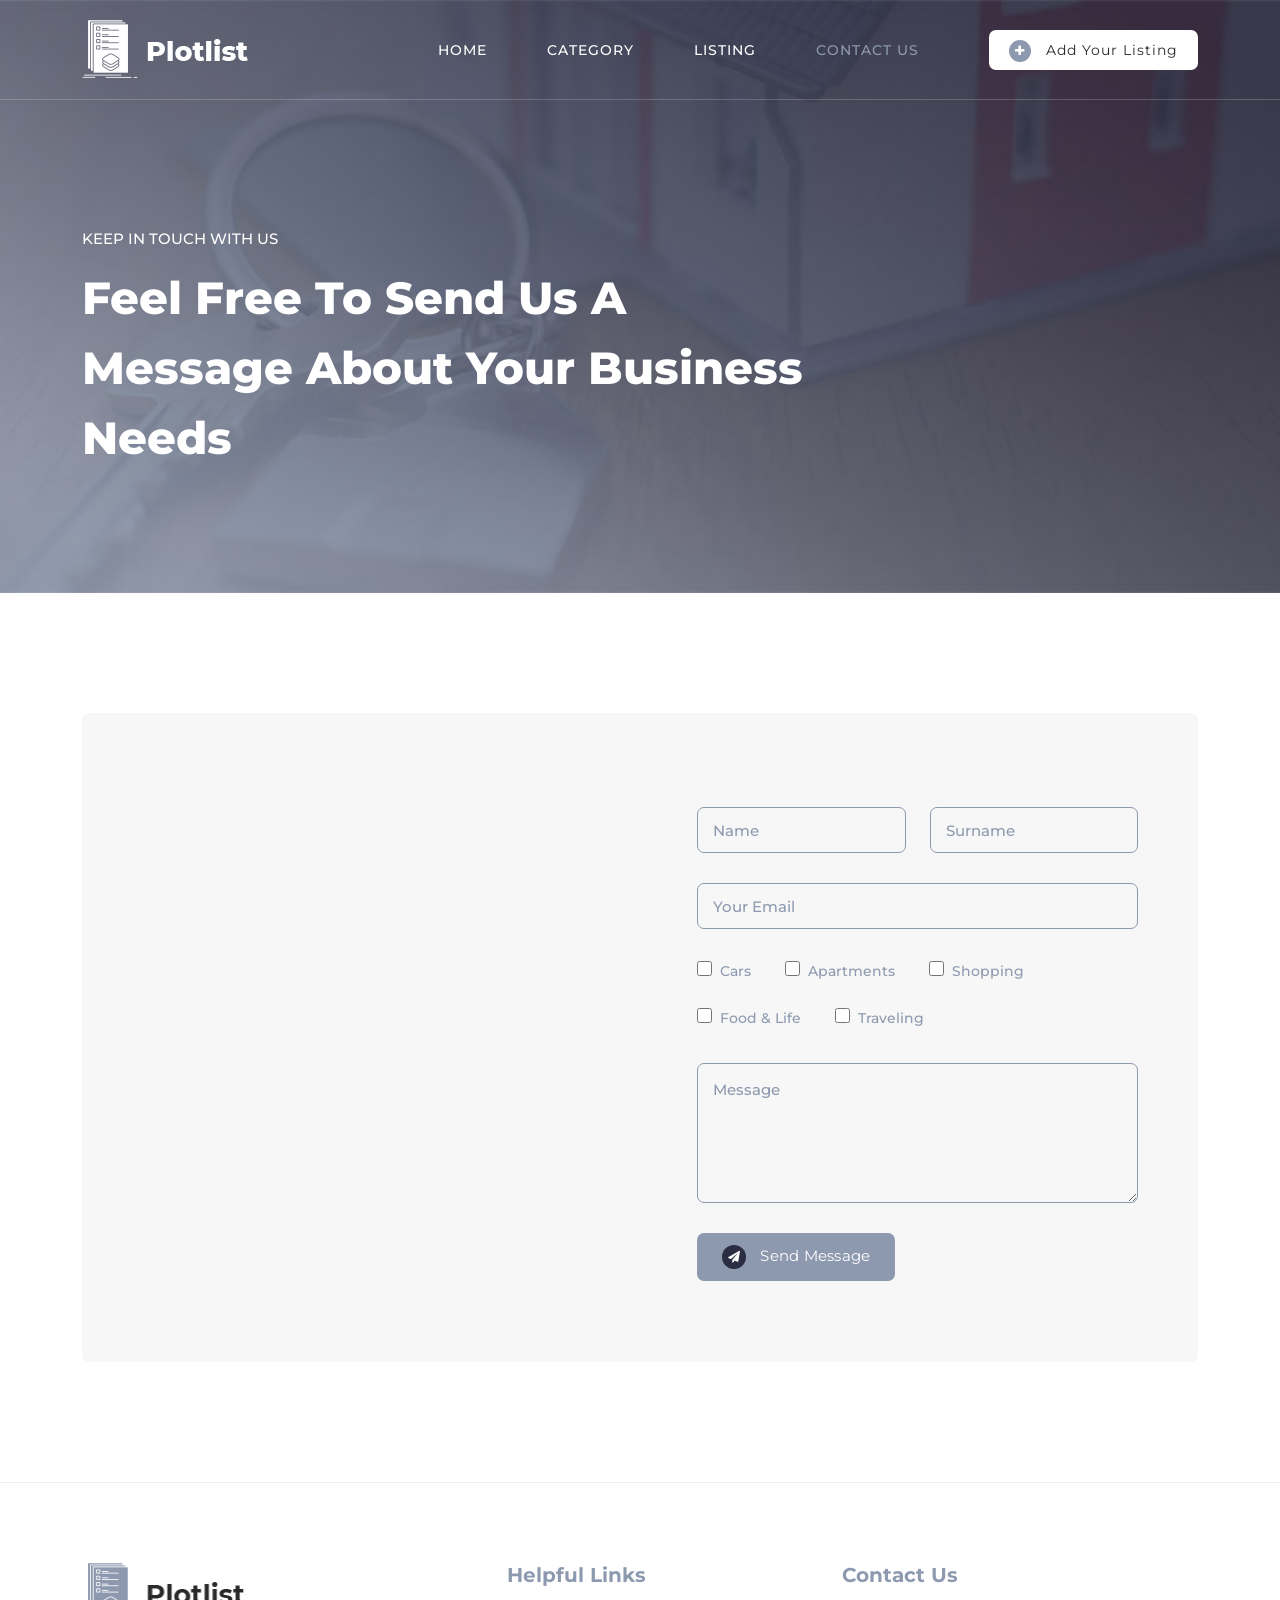
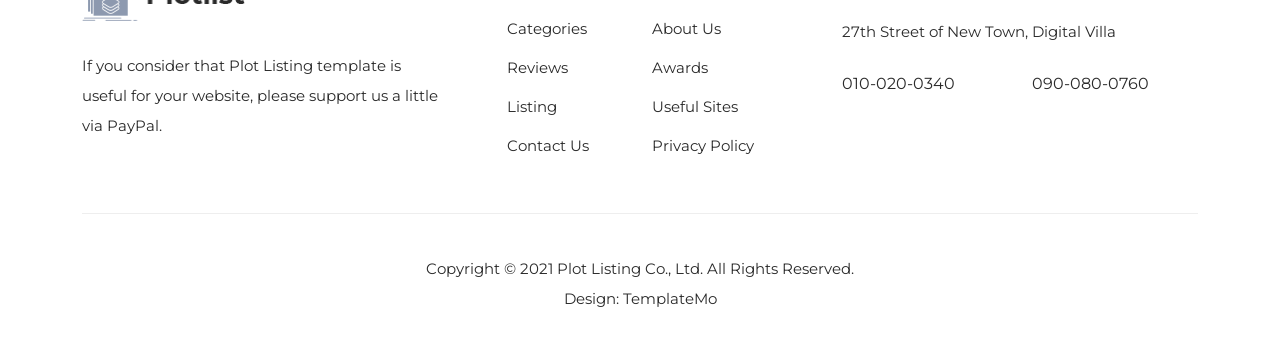
<file: Semana07/Exercicio04/pizzaria/img/templatemo_564_plot_listing/contact.html>
<!DOCTYPE html>
<html lang="en">

  <head>

    <meta charset="UTF-8">
    <meta name="viewport" content="width=device-width, initial-scale=1, shrink-to-fit=no">
    <meta name="description" content="">
    <meta name="author" content="">
    <link rel="preconnect" href="https://fonts.gstatic.com">
    <link href="https://fonts.googleapis.com/css2?family=Montserrat:wght@100;200;300;400;500;600;700;800;900&display=swap" rel="stylesheet">

    <title>Plotlist - Listing HTML5 Template</title>

    <!-- Bootstrap core CSS -->
    <link href="vendor/bootstrap/css/bootstrap.min.css" rel="stylesheet">


    <!-- Additional CSS Files -->
    <link rel="stylesheet" href="assets/css/fontawesome.css">
    <link rel="stylesheet" href="assets/css/templatemo-plot-listing.css">
    <link rel="stylesheet" href="assets/css/animated.css">
    <link rel="stylesheet" href="assets/css/owl.css">
<!--

TemplateMo 564 Plot Listing

https://templatemo.com/tm-564-plot-listing

-->
  </head>

<body>

  <!-- ***** Preloader Start ***** -->
  <div id="js-preloader" class="js-preloader">
    <div class="preloader-inner">
      <span class="dot"></span>
      <div class="dots">
        <span></span>
        <span></span>
        <span></span>
      </div>
    </div>
  </div>
  <!-- ***** Preloader End ***** -->

  <!-- ***** Header Area Start ***** -->
  <header class="header-area header-sticky wow slideInDown" data-wow-duration="0.75s" data-wow-delay="0s">
    <div class="container">
      <div class="row">
        <div class="col-12">
          <nav class="main-nav">
            <!-- ***** Logo Start ***** -->
            <a href="index.html" class="logo">
            </a>
            <!-- ***** Logo End ***** -->
            <!-- ***** Menu Start ***** -->
            <ul class="nav">
              <li><a href="index.html">Home</a></li>
              <li><a href="category.html">Category</a></li>
              <li><a href="listing.html">Listing</a></li>
              <li><a href="contact.html" class="active">Contact Us</a></li> 
              <li><div class="main-white-button"><a href="#"><i class="fa fa-plus"></i> Add Your Listing</a></div></li> 
            </ul>        
            <a class='menu-trigger'>
                <span>Menu</span>
            </a>
            <!-- ***** Menu End ***** -->
          </nav>
        </div>
      </div>
    </div>
  </header>
  <!-- ***** Header Area End ***** -->

  <div class="page-heading">
    <div class="container">
      <div class="row">
        <div class="col-lg-8">
          <div class="top-text header-text">
            <h6>Keep in touch with us</h6>
            <h2>Feel free to send us a message about your business needs</h2>
          </div>
        </div>
      </div>
    </div>
  </div>

  <div class="contact-page">
    <div class="container">
      <div class="row">
        <div class="col-lg-12">
          <div class="inner-content">
            <div class="row">
              <div class="col-lg-6">
                <div id="map">
                  <iframe src="https://maps.google.com/maps?q=Av.+L%C3%BAcio+Costa,+Rio+de+Janeiro+-+RJ,+Brazil&t=&z=13&ie=UTF8&iwloc=&output=embed" width="100%" height="650px" frameborder="0" style="border:0" allowfullscreen></iframe>
                </div>
              </div>
              <div class="col-lg-6 align-self-center">
                <form id="contact" action="" method="get">
                  <div class="row">
                    <div class="col-lg-6">
                      <fieldset>
                        <input type="name" name="name" id="name" placeholder="Name" autocomplete="on" required>
                      </fieldset>
                    </div>
                    <div class="col-lg-6">
                      <fieldset>
                        <input type="surname" name="surname" id="surname" placeholder="Surname" autocomplete="on" required>
                      </fieldset>
                    </div>
                    <div class="col-lg-12">
                      <fieldset>
                        <input type="text" name="email" id="email" pattern="[^ @]*@[^ @]*" placeholder="Your Email" required="">
                      </fieldset>
                    </div>
                    <div class="col-lg-12">
                      <ul>
                        <li><input type="checkbox" name="option1" value="cars"><span>Cars</span></li>
                        <li><input type="checkbox" name="option2" value="aparmtents"><span>Apartments</span></li>
                        <li><input type="checkbox" name="option3" value="shopping"><span>Shopping</span></li>
                        <li><input type="checkbox" name="option4" value="food"><span>Food &amp; Life</span></li>
                        <li><input type="checkbox" name="option5" value="traveling"><span>Traveling</span></li>
                      </ul>
                    </div>
                    <div class="col-lg-12">
                      <fieldset>
                        <textarea name="message" type="text" class="form-control" id="message" placeholder="Message" required=""></textarea>  
                      </fieldset>
                    </div>
                    <div class="col-lg-12">
                      <fieldset>
                        <button type="submit" id="form-submit" class="main-button "><i class="fa fa-paper-plane"></i> Send Message</button>
                      </fieldset>
                    </div>
                  </div>
                </form>
              </div>
            </div>
          </div>
        </div>
      </div>
    </div>
  </div>

  <footer>
    <div class="container">
      <div class="row">
        <div class="col-lg-4">
          <div class="about">
            <div class="logo">
              <img src="assets/images/black-logo.png" alt="Plot Listing Template">
            </div>
            <p>If you consider that <a rel="nofollow" href="https://templatemo.com/tm-564-plot-listing" target="_parent">Plot Listing template</a> is useful for your website, please <a rel="nofollow" href="https://www.paypal.me/templatemo" target="_blank">support us</a> a little via PayPal.</p>
          </div>
        </div>
        <div class="col-lg-4">
          <div class="helpful-links">
            <h4>Helpful Links</h4>
            <div class="row">
              <div class="col-lg-6">
                <ul>
                  <li><a href="#">Categories</a></li>
                  <li><a href="#">Reviews</a></li>
                  <li><a href="#">Listing</a></li>
                  <li><a href="#">Contact Us</a></li>
                </ul>
              </div>
              <div class="col-lg-6">
                <ul>
                  <li><a href="#">About Us</a></li>
                  <li><a href="#">Awards</a></li>
                  <li><a href="#">Useful Sites</a></li>
                  <li><a href="#">Privacy Policy</a></li>
                </ul>
              </div>
            </div>
          </div>
        </div>
        <div class="col-lg-4">
          <div class="contact-us">
            <h4>Contact Us</h4>
            <p>27th Street of New Town, Digital Villa</p>
            <div class="row">
              <div class="col-lg-6">
                <a href="#">010-020-0340</a>
              </div>
              <div class="col-lg-6">
                <a href="#">090-080-0760</a>
              </div>
            </div>
          </div>
        </div>
        <div class="col-lg-12">
          <div class="sub-footer">
            <p>Copyright © 2021 Plot Listing Co., Ltd. All Rights Reserved.
            <br>
			Design: <a rel="nofollow" href="https://templatemo.com" title="CSS Templates">TemplateMo</a></p>
          </div>
        </div>
      </div>
    </div>
  </footer>


  <!-- Scripts -->
  <script src="vendor/jquery/jquery.min.js"></script>
  <script src="vendor/bootstrap/js/bootstrap.bundle.min.js"></script>
  <script src="assets/js/owl-carousel.js"></script>
  <script src="assets/js/animation.js"></script>
  <script src="assets/js/imagesloaded.js"></script>
  <script src="assets/js/custom.js"></script>

</body>

</html>
</file>
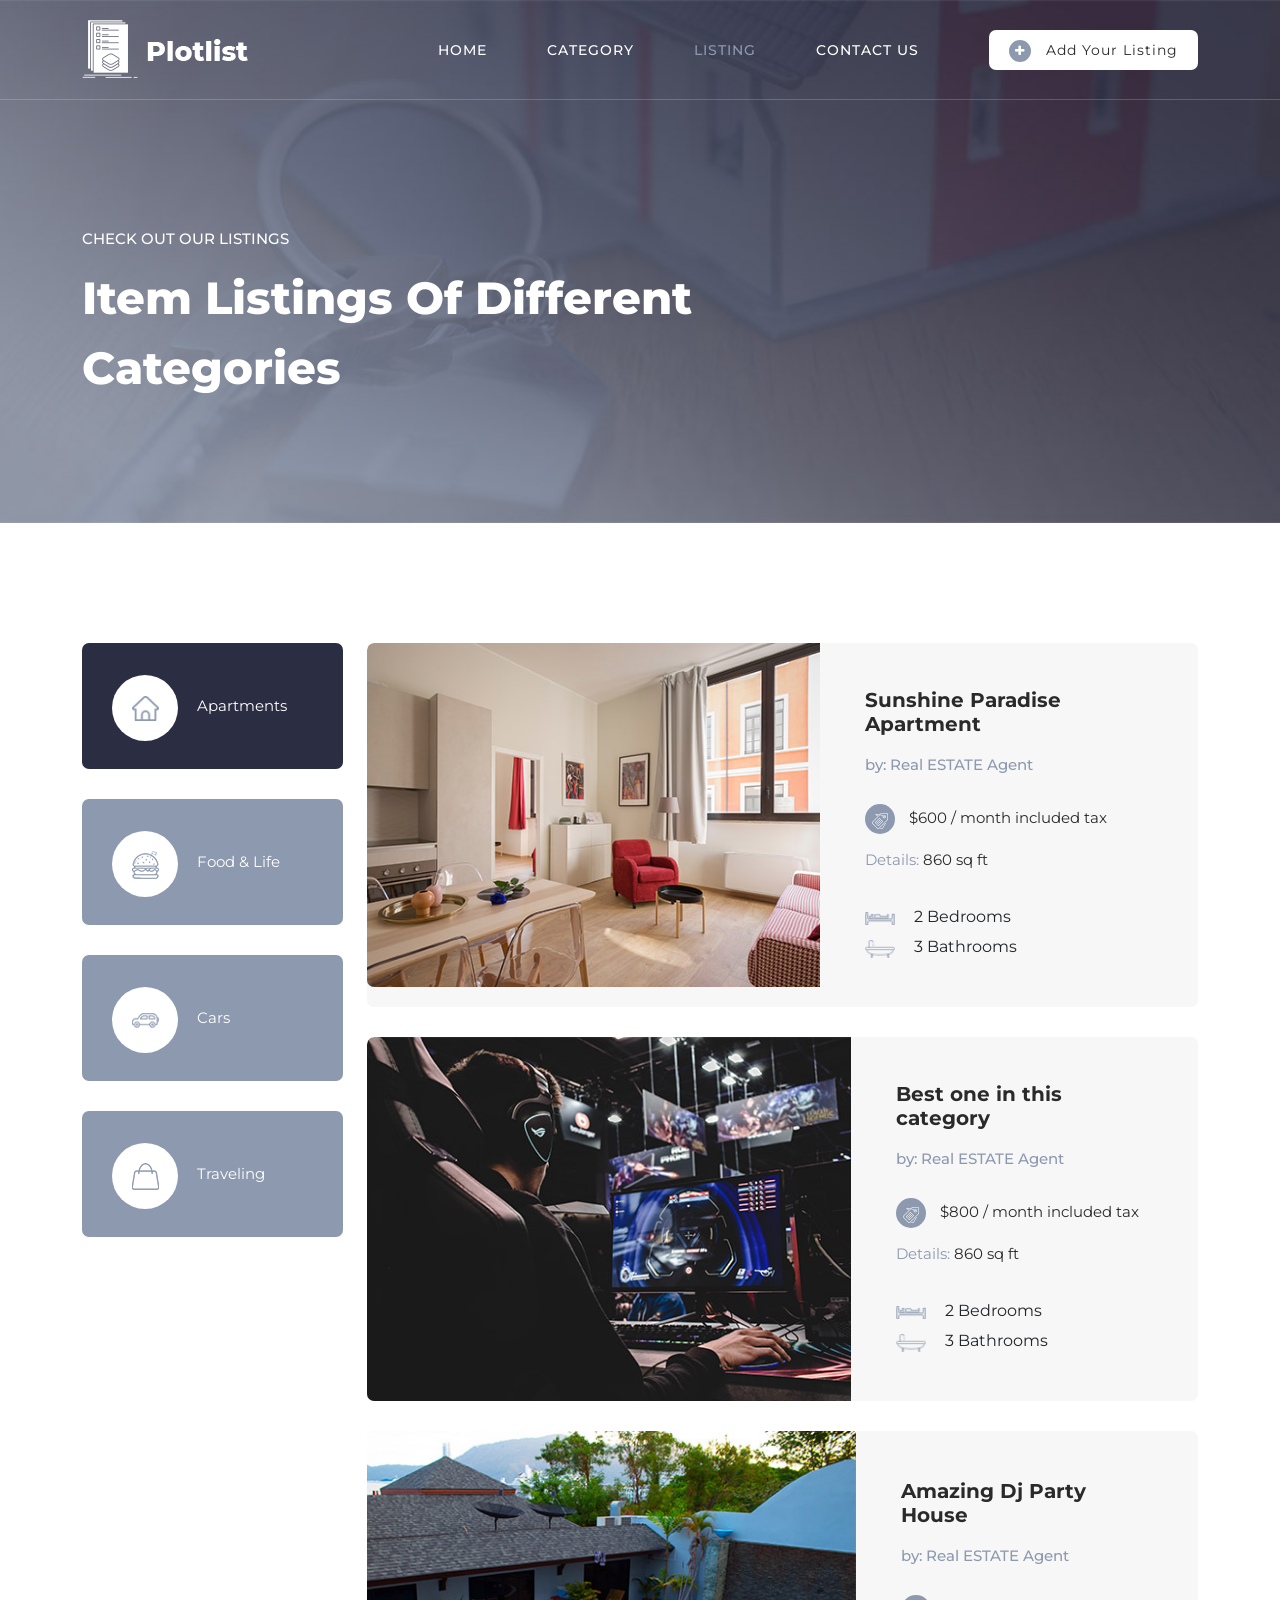
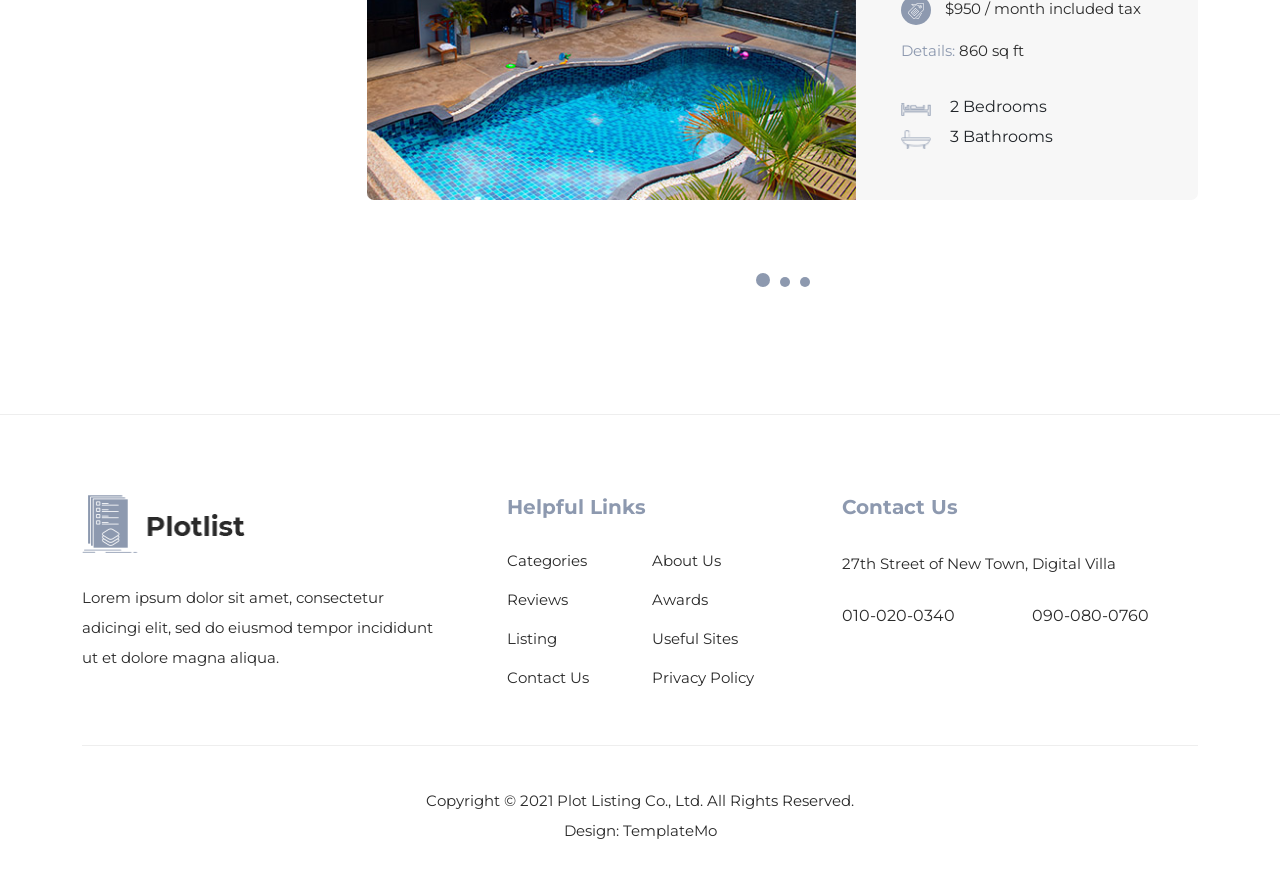
<file: Semana07/Exercicio04/pizzaria/img/templatemo_564_plot_listing/listing.html>
<!DOCTYPE html>
<html lang="en">

  <head>

    <meta charset="UTF-8">
    <meta name="viewport" content="width=device-width, initial-scale=1, shrink-to-fit=no">
    <meta name="description" content="">
    <meta name="author" content="">
    <link rel="preconnect" href="https://fonts.gstatic.com">
    <link href="https://fonts.googleapis.com/css2?family=Montserrat:wght@100;200;300;400;500;600;700;800;900&display=swap" rel="stylesheet">

    <title>Plot Listing Page</title>

    <!-- Bootstrap core CSS -->
    <link href="vendor/bootstrap/css/bootstrap.min.css" rel="stylesheet">


    <!-- Additional CSS Files -->
    <link rel="stylesheet" href="assets/css/fontawesome.css">
    <link rel="stylesheet" href="assets/css/templatemo-plot-listing.css">
    <link rel="stylesheet" href="assets/css/animated.css">
    <link rel="stylesheet" href="assets/css/owl.css">
<!--

TemplateMo 564 Plot Listing

https://templatemo.com/tm-564-plot-listing

-->
  </head>

<body>

  <!-- ***** Preloader Start ***** -->
  <div id="js-preloader" class="js-preloader">
    <div class="preloader-inner">
      <span class="dot"></span>
      <div class="dots">
        <span></span>
        <span></span>
        <span></span>
      </div>
    </div>
  </div>
  <!-- ***** Preloader End ***** -->

  <!-- ***** Header Area Start ***** -->
  <header class="header-area header-sticky wow slideInDown" data-wow-duration="0.75s" data-wow-delay="0s">
    <div class="container">
      <div class="row">
        <div class="col-12">
          <nav class="main-nav">
            <!-- ***** Logo Start ***** -->
            <a href="index.html" class="logo">
            </a>
            <!-- ***** Logo End ***** -->
            <!-- ***** Menu Start ***** -->
            <ul class="nav">
              <li><a href="index.html">Home</a></li>
              <li><a href="category.html">Category</a></li>
              <li><a href="listing.html" class="active">Listing</a></li>
              <li><a href="contact.html">Contact Us</a></li> 
              <li><div class="main-white-button"><a href="#"><i class="fa fa-plus"></i> Add Your Listing</a></div></li> 
            </ul>        
            <a class='menu-trigger'>
                <span>Menu</span>
            </a>
            <!-- ***** Menu End ***** -->
          </nav>
        </div>
      </div>
    </div>
  </header>
  <!-- ***** Header Area End ***** -->

  <div class="page-heading">
    <div class="container">
      <div class="row">
        <div class="col-lg-8">
          <div class="top-text header-text">
            <h6>Check Out Our Listings</h6>
            <h2>Item listings of Different Categories</h2>
          </div>
        </div>
      </div>
    </div>
  </div>

  <div class="listing-page">
    <div class="container">
      <div class="row">
        <div class="col-lg-12">
          <div class="naccs">
            <div class="grid">
              <div class="row">
                <div class="col-lg-3">
                  <div class="menu">
                    <div class="first-thumb active">
                      <div class="thumb">
                        <span class="icon"><img src="assets/images/search-icon-01.png" alt=""></span>
                        Apartments
                      </div>
                    </div>
                    <div>
                      <div class="thumb">                 
                        <span class="icon"><img src="assets/images/search-icon-02.png" alt=""></span>
                        Food &amp; Life
                      </div>
                    </div>
                    <div>
                      <div class="thumb">                 
                        <span class="icon"><img src="assets/images/search-icon-03.png" alt=""></span>
                        Cars
                      </div>
                    </div>
                    <div class="last-thumb">
                      <div class="thumb">                 
                        <span class="icon"><img src="assets/images/search-icon-04.png" alt=""></span>
                        Traveling
                      </div>
                    </div>
                  </div>
                </div> 
                <div class="col-lg-9">
                  <ul class="nacc">
                  <!-- first category listing of items -->
                    <li class="active">
                      <div>
                        <div class="col-lg-12">
                          <div class="owl-carousel owl-listing">
                            <div class="item">
                              <div class="row">
                                <div class="col-lg-12">
                                  <div class="listing-item">
                                    <div class="left-image">
                                      <a href="#"><img src="assets/images/listing-01.jpg" alt=""></a>
                                      <div class="hover-content">
                                        <div class="main-white-button">
                                          <a href="contact.html"><i class="fa fa-eye"></i> Contact Now</a>
                                        </div>
                                      </div>
                                    </div>
                                    <div class="right-content align-self-center">
                                      <a href="#"><h4>Sunshine Paradise Apartment</h4></a>
                                      <h6>by: Real ESTATE Agent</h6>
                                      <span class="price"><div class="icon"><img src="assets/images/listing-icon-01.png" alt=""></div> $600 / month included tax</span>
                                      <span class="details">Details: <em>860 sq ft</em></span>
                                      <span class="info"><img src="assets/images/listing-icon-02.png" alt=""> 2 Bedrooms<br><img src="assets/images/listing-icon-03.png" alt=""> 3 Bathrooms</span>
                                    </div>
                                  </div>
                                </div>
                                <div class="col-lg-12">
                                  <div class="listing-item">
                                    <div class="left-image">
                                      <a href="#"><img src="assets/images/listing-02.jpg" alt=""></a>
                                      <div class="hover-content">
                                        <div class="main-white-button">
                                          <a href="contact.html"><i class="fa fa-eye"></i> Contact Now</a>
                                        </div>
                                      </div>
                                    </div>
                                    <div class="right-content align-self-center">
                                      <a href="#"><h4>Best one in this category</h4></a>
                                      <h6>by: Real ESTATE Agent</h6>
                                      <span class="price"><div class="icon"><img src="assets/images/listing-icon-01.png" alt=""></div> $800 / month included tax</span>
                                      <span class="details">Details: <em>860 sq ft</em></span>
                                      <span class="info"><img src="assets/images/listing-icon-02.png" alt=""> 2 Bedrooms<br><img src="assets/images/listing-icon-03.png" alt=""> 3 Bathrooms</span>
                                    </div>
                                  </div>
                                </div>
                                <div class="col-lg-12">
                                  <div class="listing-item">
                                    <div class="left-image">
                                      <a href="#"><img src="assets/images/listing-03.jpg" alt=""></a>
                                      <div class="hover-content">
                                        <div class="main-white-button">
                                          <a href="contact.html"><i class="fa fa-eye"></i> Contact Now</a>
                                        </div>
                                      </div>
                                    </div>
                                    <div class="right-content align-self-center">
                                      <a href="#"><h4>Amazing Dj Party House</h4></a>
                                      <h6>by: Real ESTATE Agent</h6>
                                      <span class="price"><div class="icon"><img src="assets/images/listing-icon-01.png" alt=""></div> $950 / month included tax</span>
                                      <span class="details">Details: <em>860 sq ft</em></span>
                                      <span class="info"><img src="assets/images/listing-icon-02.png" alt=""> 2 Bedrooms<br><img src="assets/images/listing-icon-03.png" alt=""> 3 Bathrooms</span>
                                    </div>
                                  </div>
                                </div>
                              </div>
                            </div>
                            <div class="item">
                              <div class="row">
                                <div class="col-lg-12">
                                  <div class="listing-item">
                                    <div class="left-image">
                                      <a href="#"><img src="assets/images/listing-01.jpg" alt=""></a>
                                      <div class="hover-content">
                                        <div class="main-white-button">
                                          <a href="contact.html"><i class="fa fa-eye"></i> Contact Now</a>
                                        </div>
                                      </div>
                                    </div>
                                    <div class="right-content align-self-center">
                                      <a href="#"><h4>Sunshine Villa Condo</h4></a>
                                      <h6>by: Real ESTATE Agent</h6>
                                      <span class="price"><div class="icon"><img src="assets/images/listing-icon-01.png" alt=""></div> $450 / month included tax</span>
                                      <span class="details">Details: <em>860 sq ft</em></span>
                                      <span class="info"><img src="assets/images/listing-icon-02.png" alt=""> 2 Bedrooms<br><img src="assets/images/listing-icon-03.png" alt=""> 3 Bathrooms</span>
                                    </div>
                                  </div>
                                </div>
                                <div class="col-lg-12">
                                  <div class="listing-item">
                                    <div class="left-image">
                                      <a href="#"><img src="assets/images/listing-02.jpg" alt=""></a>
                                      <div class="hover-content">
                                        <div class="main-white-button">
                                          <a href="contact.html"><i class="fa fa-eye"></i> Contact Now</a>
                                        </div>
                                      </div>
                                    </div>
                                    <div class="right-content align-self-center">
                                      <a href="#"><h4>Gaming Studio Units</h4></a>
                                      <h6>by: Real ESTATE Agent</h6>
                                      <span class="price"><div class="icon"><img src="assets/images/listing-icon-01.png" alt=""></div> $550 / month included tax</span>
                                      <span class="details">Details: <em>860 sq ft</em></span>
                                      <span class="info"><img src="assets/images/listing-icon-02.png" alt=""> 2 Bedrooms<br><img src="assets/images/listing-icon-03.png" alt=""> 3 Bathrooms</span>
                                    </div>
                                  </div>
                                </div>
                                <div class="col-lg-12">
                                  <div class="listing-item">
                                    <div class="left-image">
                                      <a href="#"><img src="assets/images/listing-03.jpg" alt=""></a>
                                      <div class="hover-content">
                                        <div class="main-white-button">
                                          <a href="contact.html"><i class="fa fa-eye"></i> Contact Now</a>
                                        </div>
                                      </div>
                                    </div>
                                    <div class="right-content align-self-center">
                                      <a href="#"><h4>Amazing Dj Party House</h4></a>
                                      <h6>by: Real ESTATE Agent</h6>
                                      <span class="price"><div class="icon"><img src="assets/images/listing-icon-01.png" alt=""></div> $650 / month included tax</span>
                                      <span class="details">Details: <em>860 sq ft</em></span>
                                      <span class="info"><img src="assets/images/listing-icon-02.png" alt=""> 2 Bedrooms<br><img src="assets/images/listing-icon-03.png" alt=""> 3 Bathrooms</span>
                                    </div>
                                  </div>
                                </div>
                              </div>
                            </div>
                            
                            <!-- third page of first category -->
                            <div class="item">
                              <div class="row">
                                <div class="col-lg-12">
                                  <div class="listing-item">
                                    <div class="left-image">
                                      <a href="#"><img src="assets/images/listing-01.jpg" alt=""></a>
                                      <div class="hover-content">
                                        <div class="main-white-button">
                                          <a href="contact.html"><i class="fa fa-eye"></i> Contact Now</a>
                                        </div>
                                      </div>
                                    </div>
                                    <div class="right-content align-self-center">
                                      <a href="#"><h4>Third Page Apartment</h4></a>
                                      <h6>by: Real Estate Agent</h6>
                                      <span class="price"><div class="icon"><img src="assets/images/listing-icon-01.png" alt=""></div> $600 to $950 / month included tax</span>
                                      <span class="details">Details: <em>860 sq ft</em></span>
                                      <span class="info"><img src="assets/images/listing-icon-02.png" alt=""> 2 Bedrooms<br><img src="assets/images/listing-icon-03.png" alt=""> 3 Bathrooms</span>
                                    </div>
                                  </div>
                                </div>
                                <div class="col-lg-12">
                                  <div class="listing-item">
                                    <div class="left-image">
                                      <a href="#"><img src="assets/images/listing-02.jpg" alt=""></a>
                                      <div class="hover-content">
                                        <div class="main-white-button">
                                          <a href="contact.html"><i class="fa fa-eye"></i> Contact Now</a>
                                        </div>
                                      </div>
                                    </div>
                                    <div class="right-content align-self-center">
                                      <a href="#"><h4>New Gaming Townhouse</h4></a>
                                      <h6>by: Real ESTATE Agent</h6>
                                      <span class="price"><div class="icon"><img src="assets/images/listing-icon-01.png" alt=""></div> $840 / month included tax</span>
                                      <span class="details">Details: <em>860 sq ft</em></span>
                                      <span class="info"><img src="assets/images/listing-icon-02.png" alt=""> 2 Bedrooms<br><img src="assets/images/listing-icon-03.png" alt=""> 3 Bathrooms</span>
                                    </div>
                                  </div>
                                </div>
                                <div class="col-lg-12">
                                  <div class="listing-item">
                                    <div class="left-image">
                                      <a href="#"><img src="assets/images/listing-03.jpg" alt=""></a>
                                      <div class="hover-content">
                                        <div class="main-white-button">
                                          <a href="contact.html"><i class="fa fa-eye"></i> Contact Now</a>
                                        </div>
                                      </div>
                                    </div>
                                    <div class="right-content align-self-center">
                                      <a href="#"><h4>Amazing Party Villa</h4></a>
                                      <h6>by: Real ESTATE Agent</h6>
                                      <span class="price"><div class="icon"><img src="assets/images/listing-icon-01.png" alt=""></div> $950 / month included tax</span>
                                      <span class="details">Details: <em>860 sq ft</em></span>
                                      <span class="info"><img src="assets/images/listing-icon-02.png" alt=""> 2 Bedrooms<br><img src="assets/images/listing-icon-03.png" alt=""> 3 Bathrooms</span>
                                    </div>
                                  </div>
                                </div>
                              </div>
                            </div>
                          </div>
                        </div>
                      </div>
                    </li>
                    
                    <!-- second category listing of items -->
                    <li>
                      <div>
                        <div class="col-lg-12">
                          <div class="owl-carousel owl-listing">
                            <div class="item">
                              <div class="row">
                                <div class="col-lg-12">
                                  <div class="listing-item">
                                    <div class="left-image">
                                      <a href="#"><img src="assets/images/listing-04.jpg" alt=""></a>
                                      <div class="hover-content">
                                        <div class="main-white-button">
                                          <a href="contact.html"><i class="fa fa-eye"></i> Contact Now</a>
                                        </div>
                                      </div>
                                    </div>
                                    <div class="right-content align-self-center">
                                      <a href="#"><h4>Food First page</h4></a>
                                      <h6>by: Food Delivery</h6>
                                      <span class="price"><div class="icon"><img src="assets/images/listing-icon-01.png" alt=""></div> $600 / month included tax</span>
                                      <span class="details">Details: <em>860 sq ft</em></span>
                                      <span class="info"><img src="assets/images/listing-icon-02.png" alt=""> 2 Bedrooms<br><img src="assets/images/listing-icon-03.png" alt=""> 3 Bathrooms</span>
                                    </div>
                                  </div>
                                </div>
                                <div class="col-lg-12">
                                  <div class="listing-item">
                                    <div class="left-image">
                                      <a href="#"><img src="assets/images/listing-05.jpg" alt=""></a>
                                      <div class="hover-content">
                                        <div class="main-white-button">
                                          <a href="contact.html"><i class="fa fa-eye"></i> Contact Now</a>
                                        </div>
                                      </div>
                                    </div>
                                    <div class="right-content align-self-center">
                                      <a href="#"><h4>Food Item 2</h4></a>
                                      <h6>by: Food Delivery</h6>
                                      <span class="price"><div class="icon"><img src="assets/images/listing-icon-01.png" alt=""></div> $540 / month included tax</span>
                                      <span class="details">Details: <em>860 sq ft</em></span>
                                      <span class="info"><img src="assets/images/listing-icon-02.png" alt=""> 2 Bedrooms<br><img src="assets/images/listing-icon-03.png" alt=""> 3 Bathrooms</span>
                                    </div>
                                  </div>
                                </div>
                                <div class="col-lg-12">
                                  <div class="listing-item">
                                    <div class="left-image">
                                      <a href="#"><img src="assets/images/listing-03.jpg" alt=""></a>
                                      <div class="hover-content">
                                        <div class="main-white-button">
                                          <a href="contact.html"><i class="fa fa-eye"></i> Contact Now</a>
                                        </div>
                                      </div>
                                    </div>
                                    <div class="right-content align-self-center">
                                      <a href="#"><h4>Food Item 3</h4></a>
                                      <h6>by: Food Delivery</h6>
                                      <span class="price"><div class="icon"><img src="assets/images/listing-icon-01.png" alt=""></div> $720 / month included tax</span>
                                      <span class="details">Details: <em>860 sq ft</em></span>
                                      <span class="info"><img src="assets/images/listing-icon-02.png" alt=""> 2 Bedrooms<br><img src="assets/images/listing-icon-03.png" alt=""> 3 Bathrooms</span>
                                    </div>
                                  </div>
                                </div>
                              </div>
                            </div>
                            
                            <!-- second category second page -->
                            <div class="item">
                              <div class="row">
                                <div class="col-lg-12">
                                  <div class="listing-item">
                                    <div class="left-image">
                                      <a href="#"><img src="assets/images/listing-05.jpg" alt=""></a>
                                      <div class="hover-content">
                                        <div class="main-white-button">
                                          <a href="contact.html"><i class="fa fa-eye"></i> Contact Now</a>
                                        </div>
                                      </div>
                                    </div>
                                    <div class="right-content align-self-center">
                                      <a href="#"><h4>FOOD Second Page</h4></a>
                                      <h6>by: Food Delivery</h6>
                                      <span class="price"><div class="icon"><img src="assets/images/listing-icon-01.png" alt=""></div> $420 / month included tax</span>
                                      <span class="details">Details: <em>860 sq ft</em></span>
                                      <span class="info"><img src="assets/images/listing-icon-02.png" alt=""> 2 Bedrooms<br><img src="assets/images/listing-icon-03.png" alt=""> 3 Bathrooms</span>
                                    </div>
                                  </div>
                                </div>
                                <div class="col-lg-12">
                                  <div class="listing-item">
                                    <div class="left-image">
                                      <a href="#"><img src="assets/images/listing-04.jpg" alt=""></a>
                                      <div class="hover-content">
                                        <div class="main-white-button">
                                          <a href="contact.html"><i class="fa fa-eye"></i> Contact Now</a>
                                        </div>
                                      </div>
                                    </div>
                                    <div class="right-content align-self-center">
                                      <a href="#"><h4>Best Food Item 5</h4></a>
                                      <h6>by: Food Delivery</h6>
                                      <span class="price"><div class="icon"><img src="assets/images/listing-icon-01.png" alt=""></div> $450 / month included tax</span>
                                      <span class="details">Details: <em>860 sq ft</em></span>
                                      <span class="info"><img src="assets/images/listing-icon-02.png" alt=""> 2 Bedrooms<br><img src="assets/images/listing-icon-03.png" alt=""> 3 Bathrooms</span>
                                    </div>
                                  </div>
                                </div>
                                <div class="col-lg-12">
                                  <div class="listing-item">
                                    <div class="left-image">
                                      <a href="#"><img src="assets/images/listing-03.jpg" alt=""></a>
                                      <div class="hover-content">
                                        <div class="main-white-button">
                                          <a href="contact.html"><i class="fa fa-eye"></i> Contact Now</a>
                                        </div>
                                      </div>
                                    </div>
                                    <div class="right-content align-self-center">
                                      <a href="#"><h4>Amazing Food Item 6</h4></a>
                                      <h6>by: Food Delivery</h6>
                                      <span class="price"><div class="icon"><img src="assets/images/listing-icon-01.png" alt=""></div> $500 / month included tax</span>
                                      <span class="details">Details: <em>860 sq ft</em></span>
                                      <span class="info"><img src="assets/images/listing-icon-02.png" alt=""> 2 Bedrooms<br><img src="assets/images/listing-icon-03.png" alt=""> 3 Bathrooms</span>
                                    </div>
                                  </div>
                                </div>
                              </div>
                            </div>


                          </div>
                        </div>
                      </div>
                    </li>
                    
                    <!-- third category first page -->
                    <li>
                      <div>
                        <div class="col-lg-12">
                          <div class="owl-carousel owl-listing">
                            <div class="item">
                              <div class="row">
                                <div class="col-lg-12">
                                  <div class="listing-item">
                                    <div class="left-image">
                                      <a href="#"><img src="assets/images/listing-05.jpg" alt=""></a>
                                      <div class="hover-content">
                                        <div class="main-white-button">
                                          <a href="contact.html"><i class="fa fa-eye"></i> Contact Now</a>
                                        </div>
                                      </div>
                                    </div>
                                    <div class="right-content align-self-center">
                                      <a href="#"><h4>Third Category First Page</h4></a>
                                      <h6>by: Sale Agent</h6>
                                      <span class="price"><div class="icon"><img src="assets/images/listing-icon-01.png" alt=""></div> $750 / month included tax</span>
                                      <span class="details">Details: <em>860 sq ft</em></span>
                                      <span class="info"><img src="assets/images/listing-icon-02.png" alt=""> 2 Bedrooms<br><img src="assets/images/listing-icon-03.png" alt=""> 3 Bathrooms</span>
                                    </div>
                                  </div>
                                </div>
                                <div class="col-lg-12">
                                  <div class="listing-item">
                                    <div class="left-image">
                                      <a href="#"><img src="assets/images/listing-04.jpg" alt=""></a>
                                      <div class="hover-content">
                                        <div class="main-white-button">
                                          <a href="contact.html"><i class="fa fa-eye"></i> Contact Now</a>
                                        </div>
                                      </div>
                                    </div>
                                    <div class="right-content align-self-center">
                                      <a href="#"><h4>Car Item 2</h4></a>
                                      <h6>by: Sale Agent</h6>
                                      <span class="price"><div class="icon"><img src="assets/images/listing-icon-01.png" alt=""></div> $880 / month included tax</span>
                                      <span class="details">Details: <em>860 sq ft</em></span>
                                      <span class="info"><img src="assets/images/listing-icon-02.png" alt=""> 2 Bedrooms<br><img src="assets/images/listing-icon-03.png" alt=""> 3 Bathrooms</span>
                                    </div>
                                  </div>
                                </div>
                                <div class="col-lg-12">
                                  <div class="listing-item">
                                    <div class="left-image">
                                      <a href="#"><img src="assets/images/listing-03.jpg" alt=""></a>
                                      <div class="hover-content">
                                        <div class="main-white-button">
                                          <a href="contact.html"><i class="fa fa-eye"></i> Contact Now</a>
                                        </div>
                                      </div>
                                    </div>
                                    <div class="right-content align-self-center">
                                      <a href="#"><h4>Car Item 3</h4></a>
                                      <h6>by: Sale Agent</h6>
                                      <span class="price"><div class="icon"><img src="assets/images/listing-icon-01.png" alt=""></div> $770 / month included tax</span>
                                      <span class="details">Details: <em>860 sq ft</em></span>
                                      <span class="info"><img src="assets/images/listing-icon-02.png" alt=""> 2 Bedrooms<br><img src="assets/images/listing-icon-03.png" alt=""> 3 Bathrooms</span>
                                    </div>
                                  </div>
                                </div>
                              </div>
                            </div>
                            
                            <!-- third category second page -->
                            <div class="item">
                              <div class="row">
                                <div class="col-lg-12">
                                  <div class="listing-item">
                                    <div class="left-image">
                                      <a href="#"><img src="assets/images/listing-01.jpg" alt=""></a>
                                      <div class="hover-content">
                                        <div class="main-white-button">
                                          <a href="contact.html"><i class="fa fa-eye"></i> Contact Now</a>
                                        </div>
                                      </div>
                                    </div>
                                    <div class="right-content align-self-center">
                                      <a href="#"><h4>Third Category Second Page</h4></a>
                                      <h6>by: Sale Agent</h6>
                                      <span class="price"><div class="icon"><img src="assets/images/listing-icon-01.png" alt=""></div> $660 / month included tax</span>
                                      <span class="details">Details: <em>860 sq ft</em></span>
                                      <span class="info"><img src="assets/images/listing-icon-02.png" alt=""> 2 Bedrooms<br><img src="assets/images/listing-icon-03.png" alt=""> 3 Bathrooms</span>
                                    </div>
                                  </div>
                                </div>
                                <div class="col-lg-12">
                                  <div class="listing-item">
                                    <div class="left-image">
                                      <a href="#"><img src="assets/images/listing-02.jpg" alt=""></a>
                                      <div class="hover-content">
                                        <div class="main-white-button">
                                          <a href="contact.html"><i class="fa fa-eye"></i> Contact Now</a>
                                        </div>
                                      </div>
                                    </div>
                                    <div class="right-content align-self-center">
                                      <a href="#"><h4>Car Item 5</h4></a>
                                      <h6>by: Sale Agent</h6>
                                      <span class="price"><div class="icon"><img src="assets/images/listing-icon-01.png" alt=""></div> $550 / month included tax</span>
                                      <span class="details">Details: <em>860 sq ft</em></span>
                                      <span class="info"><img src="assets/images/listing-icon-02.png" alt=""> 2 Bedrooms<br><img src="assets/images/listing-icon-03.png" alt=""> 3 Bathrooms</span>
                                    </div>
                                  </div>
                                </div>
                                <div class="col-lg-12">
                                  <div class="listing-item">
                                    <div class="left-image">
                                      <a href="#"><img src="assets/images/listing-06.jpg" alt=""></a>
                                      <div class="hover-content">
                                        <div class="main-white-button">
                                          <a href="contact.html"><i class="fa fa-eye"></i> Contact Now</a>
                                        </div>
                                      </div>
                                    </div>
                                    <div class="right-content align-self-center">
                                      <a href="#"><h4>Car Item 6</h4></a>
                                      <h6>by: Sale Agent</h6>
                                      <span class="price"><div class="icon"><img src="assets/images/listing-icon-01.png" alt=""></div> $440 / month included tax</span>
                                      <span class="details">Details: <em>860 sq ft</em></span>
                                      <span class="info"><img src="assets/images/listing-icon-02.png" alt=""> 2 Bedrooms<br><img src="assets/images/listing-icon-03.png" alt=""> 3 Bathrooms</span>
                                    </div>
                                  </div>
                                </div>
                              </div>
                            </div>
                            
                            <!-- third category third page -->
                            <!-- NONE -->
                            
                            
                          </div>
                        </div>
                      </div>
                    </li>
                    
                    <!-- 4th category 1st page -->
                    <li>
                      <div>
                        <div class="col-lg-12">
                          <div class="owl-carousel owl-listing">
                            <div class="item">
                              <div class="row">
                                <div class="col-lg-12">
                                  <div class="listing-item">
                                    <div class="left-image">
                                      <a href="#"><img src="assets/images/listing-06.jpg" alt=""></a>
                                      <div class="hover-content">
                                        <div class="main-white-button">
                                          <a href="contact.html"><i class="fa fa-eye"></i> Contact Now</a>
                                        </div>
                                      </div>
                                    </div>
                                    <div class="right-content align-self-center">
                                      <a href="#"><h4>Traveling Item 1</h4></a>
                                      <h6>by: Travel Agent</h6>
                                      <span class="price"><div class="icon"><img src="assets/images/listing-icon-01.png" alt=""></div> $400 / month included tax</span>
                                      <span class="details">Details: <em>860 sq ft</em></span>
                                      <span class="info"><img src="assets/images/listing-icon-02.png" alt=""> 2 Bedrooms<br><img src="assets/images/listing-icon-03.png" alt=""> 3 Bathrooms</span>
                                    </div>
                                  </div>
                                </div>
                                <div class="col-lg-12">
                                  <div class="listing-item">
                                    <div class="left-image">
                                      <a href="#"><img src="assets/images/listing-04.jpg" alt=""></a>
                                      <div class="hover-content">
                                        <div class="main-white-button">
                                          <a href="contact.html"><i class="fa fa-eye"></i> Contact Now</a>
                                        </div>
                                      </div>
                                    </div>
                                    <div class="right-content align-self-center">
                                      <a href="#"><h4>Traveling Item 2</h4></a>
                                      <h6>by: Travel Agent</h6>
                                      <span class="price"><div class="icon"><img src="assets/images/listing-icon-01.png" alt=""></div> $500 / month included tax</span>
                                      <span class="details">Details: <em>860 sq ft</em></span>
                                      <span class="info"><img src="assets/images/listing-icon-02.png" alt=""> 2 Bedrooms<br><img src="assets/images/listing-icon-03.png" alt=""> 3 Bathrooms</span>
                                    </div>
                                  </div>
                                </div>
                                <div class="col-lg-12">
                                  <div class="listing-item">
                                    <div class="left-image">
                                      <a href="#"><img src="assets/images/listing-03.jpg" alt=""></a>
                                      <div class="hover-content">
                                        <div class="main-white-button">
                                          <a href="contact.html"><i class="fa fa-eye"></i> Contact Now</a>
                                        </div>
                                      </div>
                                    </div>
                                    <div class="right-content align-self-center">
                                      <a href="#"><h4>Traveling Item 3</h4></a>
                                      <h6>by: Travel Agent</h6>
                                      <span class="price"><div class="icon"><img src="assets/images/listing-icon-01.png" alt=""></div> $342 / month included tax</span>
                                      <span class="details">Details: <em>860 sq ft</em></span>
                                      <span class="info"><img src="assets/images/listing-icon-02.png" alt=""> 2 Bedrooms<br><img src="assets/images/listing-icon-03.png" alt=""> 3 Bathrooms</span>
                                    </div>
                                  </div>
                                </div>
                              </div>
                            </div>
                            
                            <!-- 4th category 2nd page -->
                            <div class="item">
                              <div class="row">
                                <div class="col-lg-12">
                                  <div class="listing-item">
                                    <div class="left-image">
                                      <a href="#"><img src="assets/images/listing-05.jpg" alt=""></a>
                                      <div class="hover-content">
                                        <div class="main-white-button">
                                          <a href="contact.html"><i class="fa fa-eye"></i> Contact Now</a>
                                        </div>
                                      </div>
                                    </div>
                                    <div class="right-content align-self-center">
                                      <a href="#"><h4>4th Category 2nd Page</h4></a>
                                      <h6>by: Travel Agent</h6>
                                      <span class="price"><div class="icon"><img src="assets/images/listing-icon-01.png" alt=""></div> $268 / month included tax</span>
                                      <span class="details">Details: <em>860 sq ft</em></span>
                                      <span class="info"><img src="assets/images/listing-icon-02.png" alt=""> 2 Bedrooms<br><img src="assets/images/listing-icon-03.png" alt=""> 3 Bathrooms</span>
                                    </div>
                                  </div>
                                </div>
                                <div class="col-lg-12">
                                  <div class="listing-item">
                                    <div class="left-image">
                                      <a href="#"><img src="assets/images/listing-06.jpg" alt=""></a>
                                      <div class="hover-content">
                                        <div class="main-white-button">
                                          <a href="contact.html"><i class="fa fa-eye"></i> Contact Now</a>
                                        </div>
                                      </div>
                                    </div>
                                    <div class="right-content align-self-center">
                                      <a href="#"><h4>Traveling Item 5</h4></a>
                                      <h6>by: Travel Agent</h6>
                                      <span class="price"><div class="icon"><img src="assets/images/listing-icon-01.png" alt=""></div> $145 / month included tax</span>
                                      <span class="details">Details: <em>860 sq ft</em></span>
                                      <span class="info"><img src="assets/images/listing-icon-02.png" alt=""> 2 Bedrooms<br><img src="assets/images/listing-icon-03.png" alt=""> 3 Bathrooms</span>
                                    </div>
                                  </div>
                                </div>
                                <div class="col-lg-12">
                                  <div class="listing-item">
                                    <div class="left-image">
                                      <a href="#"><img src="assets/images/listing-03.jpg" alt=""></a>
                                      <div class="hover-content">
                                        <div class="main-white-button">
                                          <a href="contact.html"><i class="fa fa-eye"></i> Contact Now</a>
                                        </div>
                                      </div>
                                    </div>
                                    <div class="right-content align-self-center">
                                      <a href="#"><h4>Traveling Item 6</h4></a>
                                      <h6>by: Travel Agent</h6>
                                      <span class="price"><div class="icon"><img src="assets/images/listing-icon-01.png" alt=""></div> $240 / month included tax</span>
                                      <span class="details">Details: <em>860 sq ft</em></span>
                                      <span class="info"><img src="assets/images/listing-icon-02.png" alt=""> 2 Bedrooms<br><img src="assets/images/listing-icon-03.png" alt=""> 3 Bathrooms</span>
                                    </div>
                                  </div>
                                </div>
                              </div>
                            </div>
                            
                            <!-- 4th category 3rd page -->
                            <div class="item">
                              <div class="row">
                                <div class="col-lg-12">
                                  <div class="listing-item">
                                    <div class="left-image">
                                      <a href="#"><img src="assets/images/listing-06.jpg" alt=""></a>
                                      <div class="hover-content">
                                        <div class="main-white-button">
                                          <a href="contact.html"><i class="fa fa-eye"></i> Contact Now</a>
                                        </div>
                                      </div>
                                    </div>
                                    <div class="right-content align-self-center">
                                      <a href="#"><h4>4th Category 3rd Page</h4></a>
                                      <h6>by: Travel Agent</h6>
                                      <span class="price"><div class="icon"><img src="assets/images/listing-icon-01.png" alt=""></div> $360 / month included tax</span>
                                      <span class="details">Details: <em>860 sq ft</em></span>
                                      <span class="info"><img src="assets/images/listing-icon-02.png" alt=""> 2 Bedrooms<br><img src="assets/images/listing-icon-03.png" alt=""> 3 Bathrooms</span>
                                    </div>
                                  </div>
                                </div>
                                
                                
                              </div>
                            </div>
                          </div>
                        </div>
                      </div>
                    </li>
                  
                    
                  </ul>
                  
                </div>          
              </div>
            </div>
          </div>
        </div>
      </div>
    </div>
  </div>

  <footer>
    <div class="container">
      <div class="row">
        <div class="col-lg-4">
          <div class="about">
            <div class="logo">
              <img src="assets/images/black-logo.png" alt="">
            </div>
            <p>Lorem ipsum dolor sit amet, consectetur adicingi elit, sed do eiusmod tempor incididunt ut et dolore magna aliqua.</p>
          </div>
        </div>
        <div class="col-lg-4">
          <div class="helpful-links">
            <h4>Helpful Links</h4>
            <div class="row">
              <div class="col-lg-6">
                <ul>
                  <li><a href="#">Categories</a></li>
                  <li><a href="#">Reviews</a></li>
                  <li><a href="#">Listing</a></li>
                  <li><a href="#">Contact Us</a></li>
                </ul>
              </div>
              <div class="col-lg-6">
                <ul>
                  <li><a href="#">About Us</a></li>
                  <li><a href="#">Awards</a></li>
                  <li><a href="#">Useful Sites</a></li>
                  <li><a href="#">Privacy Policy</a></li>
                </ul>
              </div>
            </div>
          </div>
        </div>
        <div class="col-lg-4">
          <div class="contact-us">
            <h4>Contact Us</h4>
            <p>27th Street of New Town, Digital Villa</p>
            <div class="row">
              <div class="col-lg-6">
                <a href="#">010-020-0340</a>
              </div>
              <div class="col-lg-6">
                <a href="#">090-080-0760</a>
              </div>
            </div>
          </div>
        </div>
        <div class="col-lg-12">
          <div class="sub-footer">
            <p>Copyright © 2021 Plot Listing Co., Ltd. All Rights Reserved.
            <br>
			Design: <a rel="nofollow" href="https://templatemo.com" title="CSS Templates">TemplateMo</a></p>
          </div>
        </div>
      </div>
    </div>
  </footer>

  <!-- Scripts -->
  <script src="vendor/jquery/jquery.min.js"></script>
  <script src="vendor/bootstrap/js/bootstrap.bundle.min.js"></script>
  <script src="assets/js/owl-carousel.js"></script>
  <script src="assets/js/animation.js"></script>
  <script src="assets/js/imagesloaded.js"></script>
  <script src="assets/js/custom.js"></script>

</body>

</html>
</file>
<file: Semana07/Exercicio01/Calculadora/estilo.css>
@import url('https://fonts.googleapis.com/css2?family=Montserrat:wght@500;600&display=swap');
* {
    padding: 0;
    margin: 0;
    outline: none;
    font-family: 'Montserrat', sans-serif;
    font-weight: 500;
    font-size: 22px;
}
body {
    display: flex;
    justify-content: center;
    align-items: center;
    height: 100vh;
    background: #41002d;
}
input {
    margin: 2px;
    border: none;
    border-radius: 3px;
}
input[type=text] {
    width: calc(100% - 4px);
    height: 40px;
}
input[type=button] {
    width: 100px;
    height: 50px;
    transition: ease 0.2s;
    cursor: pointer;
}
div#calculadora {
    box-shadow: 0 0 20px black;
}
div#calculadora div {
    display: flex;
}
div#calculadora div input:nth-child(4) {
    background: #b4b4b4;
}
div#quarta input:nth-child(1) {
    background: #f11a1a;
}
div#quarta input:nth-child(1), div#calculadora {
    border-bottom-left-radius: 35px;
}
div#quarta input:nth-child(3) {
    background: #1a4cf1;
}
div#quarta input:nth-child(4), div#calculadora {
    border-bottom-right-radius: 35px;
}
input[type=button]:hover {
    filter: brightness(50%);
}
input[type=button]:active {
    transform: scale(0.9);
}
</file>
<file: Semana07/Exercicio04/pizzaria/img/templatemo_564_plot_listing/assets/css/templatemo-plot-listing.css>
/*

TemplateMo 564 Plot Listing

https://templatemo.com/tm-564-plot-listing

*/

/* ---------------------------------------------
Table of contents
------------------------------------------------
01. font & reset css
02. reset
03. global styles
04. header
05. banner
06. features
07. testimonials
08. contact
09. footer
10. preloader
11. search
12. portfolio

--------------------------------------------- */
/* 
---------------------------------------------
font & reset css
--------------------------------------------- 
*/
@import url('https://fonts.googleapis.com/css2?family=Montserrat:wght@100;200;300;400;500;600;700;800;900&display=swap');
/* 
---------------------------------------------
reset
--------------------------------------------- 
*/
html, body, div, span, applet, object, iframe, h1, h2, h3, h4, h5, h6, p, blockquote, div
pre, a, abbr, acronym, address, big, cite, code, del, dfn, em, font, img, ins, kbd, q,
s, samp, small, strike, strong, sub, sup, tt, var, b, u, i, center, dl, dt, dd, ol, ul, li,
figure, header, nav, section, article, aside, footer, figcaption {
  margin: 0;
  padding: 0;
  border: 0;
  outline: 0;
}

/* clear fix */
.grid:after {
  content: '';
  display: block;
  clear: both;
}

/* ---- .grid-item ---- */

.grid-sizer,
.grid-item {
  width: 50%;
}

.grid-item {
  float: left;
}

.grid-item img {
  display: block;
  max-width: 100%;
}

.clearfix:after {
  content: ".";
  display: block;
  clear: both;
  visibility: hidden;
  line-height: 0;
  height: 0;
}

.clearfix {
  display: inline-block;
}

html[xmlns] .clearfix {
  display: block;
}

* html .clearfix {
  height: 1%;
}

ul, li {
  padding: 0;
  margin: 0;
  list-style: none;
}

header, nav, section, article, aside, footer, hgroup {
  display: block;
}

* {
  box-sizing: border-box;
}

html, body {
  font-family: 'Montserrat', sans-serif;
  font-weight: 400;
  background-color: #fff;
  -ms-text-size-adjust: 100%;
  -webkit-font-smoothing: antialiased;
  -moz-osx-font-smoothing: grayscale;
}

a {
  text-decoration: none !important;
}

h1, h2, h3, h4, h5, h6 {
  margin-top: 0px;
  margin-bottom: 0px;
}

ul {
  margin-bottom: 0px;
}

p {
  font-size: 15px;
  line-height: 30px;
  color: #2a2a2a;
}

img {
  margin-bottom: -3px;
  width: 100%;
  overflow: hidden;
}

/* 
---------------------------------------------
global styles
--------------------------------------------- 
*/
html,
body {
  background: #fff;
  font-family: 'Montserrat', sans-serif;
}

::selection {
  background: #03a4ed;
  color: #fff;
}

::-moz-selection {
  background: #03a4ed;
  color: #fff;
}

@media (max-width: 991px) {
  html, body {
    overflow-x: hidden;
  }
  .mobile-top-fix {
    margin-top: 30px;
    margin-bottom: 0px;
  }
  .mobile-bottom-fix {
    margin-bottom: 30px;
  }
  .mobile-bottom-fix-big {
    margin-bottom: 60px;
  }
}

.page-section {
  margin-top: 120px;
}

.section-heading h2 {
  font-size: 35px;
  margin-bottom: 25px;
  text-transform: capitalize;
  color: #2a2a2a;
  font-weight: 700;
  position: relative;
  z-index: 2;
  line-height: 44px;
}

.section-heading h6 {
  text-transform: uppercase;
  font-size: 15px;
  font-weight: 500;
  color: #8d99af;
}

.main-white-button a {
  display: inline-block;
  background-color: #fff;
  font-size: 15px;
  font-weight: 400;
  color: #2a2a2a;
  text-transform: capitalize;
  padding: 12px 25px;
  border-radius: 7px;
  letter-spacing: 0.25px;
  transition: all .3s;
}

.main-white-button a i {
  margin-right: 10px;
  width: 22px;
  height: 22px;
  background-color: #8d99af;
  color: #fff;
  border-radius: 50%;
  display: inline-block;
  text-align: center;
  font-size: 12px;
  line-height: 22px;
}

.main-white-button a:hover {
  background-color: #8d99af;
  color: #fff;
}

/* 
---------------------------------------------
header
--------------------------------------------- 
*/

.background-header {
  background-color: #fff!important;
  height: 80px!important;
  position: fixed!important;
  top: 0px;
  left: 0px;
  right: 0px;
  box-shadow: 0px 0px 10px rgba(0,0,0,0.15)!important;
}

.background-header .logo,
.background-header .main-nav .nav li a {
  color: #1e1e1e!important;
}

.background-header .main-nav .nav li:hover a {
  color: #8d99af!important;
}

.background-header .nav li a.active {
  color: #8d99af!important;
}

.header-area {
  background-color: transparent;
  border-bottom: 1px solid rgba(250,250,250,0.2);
  position: fixed;
  top: 0px;
  left: 0px;
  right: 0px;
  z-index: 100;
  height: 100px;
  -webkit-transition: all .5s ease 0s;
  -moz-transition: all .5s ease 0s;
  -o-transition: all .5s ease 0s;
  transition: all .5s ease 0s;
}

.header-area .main-nav {
  min-height: 80px;
  background: transparent;
}

.header-area .main-nav a.logo {
  background-image: url(../images/white-logo.png);
  width: 166px;
  height: 58px;
  display: inline-block;
  margin-top: 20px;
}

.background-header .main-nav a.logo {
  background-image: url(../images/black-logo.png);
  width: 164px;
  height: 58px;
  display: inline-block;
  margin-top: 10px;
}

.background-header .main-nav .nav {
  margin-top: 20px !important;
}

.header-area .main-nav .nav {
  float: right;
  margin-top: 30px;
  margin-right: 0px;
  background-color: transparent;
  -webkit-transition: all 0.3s ease 0s;
  -moz-transition: all 0.3s ease 0s;
  -o-transition: all 0.3s ease 0s;
  transition: all 0.3s ease 0s;
  position: relative;
  z-index: 999;
}

.header-area .main-nav .nav li {
  padding-left: 30px;
  padding-right: 30px;
}

.header-area .main-nav .nav li:last-child {
  padding-right: 0px;
  padding-left: 40px;
}

.header-area .main-nav .nav li:last-child a ,
.background-header .main-nav .nav li:last-child a {
  color: #2a2a2a !important;
  text-transform: capitalize;
  padding: 0px 20px;
  font-weight: 400;
}

.header-area .main-nav .nav li:last-child a i,
.background-header .main-nav .nav li:last-child a i {
  font-size: 12px!important;
  font-weight: 400 !important;
}

.background-header .main-nav .nav li:last-child .main-white-button a {
  background-color: #8d99af;
  color: #fff !important;
}

.background-header .main-nav .nav li:last-child .main-white-button a i {
  background-color: #fff;
  color: #8d99af;
}

.header-area .main-nav .nav li:last-child a:hover,
.header-area .main-nav .nav li:last-child a.active {
  color: #fff !important;
}

.header-area .main-nav .nav li a {
  display: block;
  font-weight: 500;
  font-size: 14px;
  color: #fff;
  text-transform: uppercase;
  -webkit-transition: all 0.3s ease 0s;
  -moz-transition: all 0.3s ease 0s;
  -o-transition: all 0.3s ease 0s;
  transition: all 0.3s ease 0s;
  height: 40px;
  line-height: 40px;
  border: transparent;
  letter-spacing: 1px;
}

.header-area .main-nav .nav li:hover a,
.header-area .main-nav .nav li a.active {
  color: #8d99af!important;
}

.background-header .main-nav .nav li:hover a,
.background-header .main-nav .nav li a.active {
  color: #8d99af!important;
  opacity: 1;
}

.header-area .main-nav .nav li:last-child a:hover ,
.background-header .main-nav .nav li:last-child a:hover {
  background-color: #8d99af;
}

.header-area .main-nav .nav li.has-sub {
  position: relative;
  padding-right: 15px;
}

.header-area .main-nav .nav li.has-sub:after {
  font-family: FontAwesome;
  content: "\f107";
  font-size: 12px;
  color: #fff;
  position: absolute;
  right: 5px;
  top: 12px;
}

.background-header .main-nav .nav li.has-sub:after {
  color: #1e1e1e;
}

.header-area .main-nav .nav li.has-sub ul.sub-menu {
  position: absolute;
  width: 200px;
  box-shadow: 0 2px 28px 0 rgba(0, 0, 0, 0.06);
  overflow: hidden;
  top: 40px;
  opacity: 0;
  transition: all .3s;
  transform: translateY(+2em);
  visibility: hidden;
  z-index: -1;
}

.header-area .main-nav .nav li.has-sub ul.sub-menu li {
  margin-left: 0px;
  padding-left: 0px;
  padding-right: 0px;
}

.header-area .main-nav .nav li.has-sub ul.sub-menu li a {
  opacity: 1;
  display: block;
  background: #f7f7f7;
  color: #2a2a2a!important;
  padding-left: 20px;
  height: 40px;
  line-height: 40px;
  -webkit-transition: all 0.3s ease 0s;
  -moz-transition: all 0.3s ease 0s;
  -o-transition: all 0.3s ease 0s;
  transition: all 0.3s ease 0s;
  position: relative;
  font-size: 13px;
  font-weight: 400;
  border-bottom: 1px solid #eee;
}

.header-area .main-nav .nav li.has-sub ul li a:hover {
  background: #fff;
  color: #f5a425!important;
  padding-left: 25px;
}

.header-area .main-nav .nav li.has-sub ul li a:hover:before {
  width: 3px;
}

.header-area .main-nav .nav li.has-sub:hover ul.sub-menu {
  visibility: visible;
  opacity: 1;
  z-index: 1;
  transform: translateY(0%);
  transition-delay: 0s, 0s, 0.3s;
}

.header-area .main-nav .menu-trigger {
  cursor: pointer;
  display: block;
  position: absolute;
  top: 33px;
  width: 32px;
  height: 40px;
  text-indent: -9999em;
  z-index: 99;
  right: 40px;
  display: none;
}

.background-header .main-nav .menu-trigger {
  top: 23px;
}

.header-area .main-nav .menu-trigger span,
.header-area .main-nav .menu-trigger span:before,
.header-area .main-nav .menu-trigger span:after {
  -moz-transition: all 0.4s;
  -o-transition: all 0.4s;
  -webkit-transition: all 0.4s;
  transition: all 0.4s;
  background-color: #1e1e1e;
  display: block;
  position: absolute;
  width: 30px;
  height: 2px;
  left: 0;
}

.background-header .main-nav .menu-trigger span,
.background-header .main-nav .menu-trigger span:before,
.background-header .main-nav .menu-trigger span:after {
  background-color: #1e1e1e;
}

.header-area .main-nav .menu-trigger span:before,
.header-area .main-nav .menu-trigger span:after {
  -moz-transition: all 0.4s;
  -o-transition: all 0.4s;
  -webkit-transition: all 0.4s;
  transition: all 0.4s;
  background-color: #1e1e1e;
  display: block;
  position: absolute;
  width: 30px;
  height: 2px;
  left: 0;
  width: 75%;
}

.background-header .main-nav .menu-trigger span:before,
.background-header .main-nav .menu-trigger span:after {
  background-color: #1e1e1e;
}

.header-area .main-nav .menu-trigger span:before,
.header-area .main-nav .menu-trigger span:after {
  content: "";
}

.header-area .main-nav .menu-trigger span {
  top: 16px;
}

.header-area .main-nav .menu-trigger span:before {
  -moz-transform-origin: 33% 100%;
  -ms-transform-origin: 33% 100%;
  -webkit-transform-origin: 33% 100%;
  transform-origin: 33% 100%;
  top: -10px;
  z-index: 10;
}

.header-area .main-nav .menu-trigger span:after {
  -moz-transform-origin: 33% 0;
  -ms-transform-origin: 33% 0;
  -webkit-transform-origin: 33% 0;
  transform-origin: 33% 0;
  top: 10px;
}

.header-area .main-nav .menu-trigger.active span,
.header-area .main-nav .menu-trigger.active span:before,
.header-area .main-nav .menu-trigger.active span:after {
  background-color: transparent;
  width: 100%;
}

.header-area .main-nav .menu-trigger.active span:before {
  -moz-transform: translateY(6px) translateX(1px) rotate(45deg);
  -ms-transform: translateY(6px) translateX(1px) rotate(45deg);
  -webkit-transform: translateY(6px) translateX(1px) rotate(45deg);
  transform: translateY(6px) translateX(1px) rotate(45deg);
  background-color: #1e1e1e;
}

.background-header .main-nav .menu-trigger.active span:before {
  background-color: #1e1e1e;
}

.header-area .main-nav .menu-trigger.active span:after {
  -moz-transform: translateY(-6px) translateX(1px) rotate(-45deg);
  -ms-transform: translateY(-6px) translateX(1px) rotate(-45deg);
  -webkit-transform: translateY(-6px) translateX(1px) rotate(-45deg);
  transform: translateY(-6px) translateX(1px) rotate(-45deg);
  background-color: #1e1e1e;
}

.background-header .main-nav .menu-trigger.active span:after {
  background-color: #1e1e1e;
}

.header-area.header-sticky {
  min-height: 80px;
}

.header-area .nav {
  margin-top: 30px;
}

.header-area.header-sticky .nav li a.active {
  color: #8d99af;
}

@media (max-width: 1200px) {
  .header-area .main-nav .nav li {
    padding-left: 12px;
    padding-right: 12px;
  }
  .header-area .main-nav:before {
    display: none;
  }
}

@media (max-width: 992px) {
  .header-area .main-nav .nav li:last-child  ,
  .background-header .main-nav .nav li:last-child {
    display: none;
  }
  .header-area .main-nav .nav li:nth-child(6),
  .background-header .main-nav .nav li:nth-child(6) {
    padding-right: 0px;
  }
}

@media (max-width: 767px) {
  .background-header .main-nav .nav {
    margin-top: 80px !important;
  }
  .header-area .main-nav .logo {
    color: #1e1e1e;
  }
  .header-area.header-sticky .nav li a:hover,
  .header-area.header-sticky .nav li a.active {
    color: #8d99af!important;
    opacity: 1;
  }
  .header-area.header-sticky .nav li.search-icon a {
    width: 100%;
  }
  .header-area {
    background-color: #f7f7f7;
    padding: 0px 15px;
    height: 100px;
    box-shadow: none;
    text-align: center;
  }
  .header-area .container {
    padding: 0px;
  }
  .header-area .logo {
    margin-left: 30px;
  }
  .header-area .menu-trigger {
    display: block !important;
  }
  .header-area .main-nav {
    overflow: hidden;
  }
  .header-area .main-nav .nav {
    float: none;
    width: 100%;
    display: none;
    -webkit-transition: all 0s ease 0s;
    -moz-transition: all 0s ease 0s;
    -o-transition: all 0s ease 0s;
    transition: all 0s ease 0s;
    margin-left: 0px;
  }
  .background-header .nav {
    margin-top: 80px;
  }
  .header-area .main-nav .nav li:first-child {
    border-top: 1px solid #eee;
  }
  .header-area.header-sticky .nav {
    margin-top: 100px;
  }
  .header-area .main-nav .nav li {
    width: 100%;
    background: #fff;
    border-bottom: 1px solid #e7e7e7;
    padding-left: 0px !important;
    padding-right: 0px !important;
  }
  .header-area .main-nav .nav li a {
    height: 50px !important;
    line-height: 50px !important;
    padding: 0px !important;
    border: none !important;
    background: #f7f7f7 !important;
    color: #191a20 !important;
  }
  .header-area .main-nav .nav li a:hover {
    background: #eee !important;
    color: #8d99af!important;
  }
  .header-area .main-nav .nav li.has-sub ul.sub-menu {
    position: relative;
    visibility: inherit;
    opacity: 1;
    z-index: 1;
    transform: translateY(0%);
    top: 0px;
    width: 100%;
    box-shadow: none;
    height: 0px;
    transition: all 0s;
  }
  .header-area .main-nav .nav li.submenu ul li a {
    font-size: 12px;
    font-weight: 400;
  }
  .header-area .main-nav .nav li.submenu ul li a:hover:before {
    width: 0px;
  }
  .header-area .main-nav .nav li.has-sub ul.sub-menu {
    height: auto;
  }
  .header-area .main-nav .nav li.has-sub:after {
    color: #3B566E;
    right: 30px;
    font-size: 14px;
    top: 15px;
  }
  .header-area .main-nav .nav li.submenu:hover ul, .header-area .main-nav .nav li.submenu:focus ul {
    height: 0px;
  }
}

@media (min-width: 767px) {
  .header-area .main-nav .nav {
    display: flex !important;
  }
}



/* 
---------------------------------------------
Banner Style
--------------------------------------------- 
*/

.main-banner {
  background-repeat: no-repeat;
  background-position: center center;
  background-size: cover;
  background-image: url(../images/banner-bg.jpg);
  padding: 290px 0px 180px 0px;
  position: relative;
  overflow: hidden;
}

.main-banner .top-text {
  text-align: center;
}

.main-banner .top-text h6 {
  color: #fff;
  font-size: 15px;
  font-weight: 500;
  text-transform: uppercase;
}

.main-banner .top-text h2 {
  color: #fff;
  font-size: 45px;
  font-weight: 800;
  text-transform: capitalize;
  margin-top: 15px;
  margin-bottom: 45px;
}

.main-banner ul.categories {
  width: 100%;
  margin-top: 60px;
  text-align: center;
}

.main-banner ul.categories li {
  display: inline-block;
  text-align: center;
  width: 18%;
}

.main-banner ul.categories li a {
  color: #fff;
  text-align: center;
  font-size: 15px;
  margin-top: 15px;
}

.main-banner ul.categories li .icon {
  display: block;
  margin: 0 auto 12px auto;
  width: 66px;
  height: 66px;
  border-radius: 50%;
  text-align: center;
  line-height: 62px;
  color: #8d99af;
  background-color: #fff;
  transition: all .5s;
}

.main-banner ul.categories li a:hover .icon {
  background-color: #2b2d42;
}

.main-banner ul.categories li .icon img {
  max-width: 27px;
}

form#search-form {
  background-color: #fff;
  padding: 0px 0px 0px 30px;
  width: 100%;
  border-radius: 7px;
  display: inline-block;
  text-align: center;
}

form#search-form select,
form#search-form input {
  width: 100%;
  height: 36px;
  background-color: transparent;
  border: none;
  color: #2a2a2a;
  font-size: 15px;
  outline: none;
}

.form-select:focus {
  box-shadow: none;
}

form#search-form input.searchText {
  border-left: 1px solid #8d99af;
  border-right: 1px solid #8d99af;
  padding: 0px 30px;
}

form#search-form input::placeholder {
  color: #2a2a2a;
  font-size: 15px;
}

form#search-form button {
  width: 100%;
  height: 100%;
  background-color: #8d99af;
  border: none;
  padding: 15px;
  color: #fff;
  font-size: 15px;
  border-top-right-radius: 7px;
  border-bottom-right-radius: 7px;
}

form#search-form button i {
  width: 40px;
  height: 40px;
  background-color: #fff;
  border-radius: 50%;
  color: #8d99af;
  display: inline-block;
  text-align: center;
  line-height: 38px;
  margin-right: 10px;
}



/*
---------------------------------------
Popular Categories
---------------------------------------
*/

.popular-categories {
  margin-top: 120px;
}

.popular-categories .section-heading {
  text-align: center;
  margin-bottom: 80px;
}

.popular-categories .naccs {
  position: relative;
  background-color: #2b2d42;
  border-radius: 7px;
}

.popular-categories .icon {
  display: inline-block;
  width: 66px;
  height: 66px;
  border-radius: 50%;
  text-align: center;
  line-height: 62px;
  color: #8d99af;
  background-color: #fff;
  margin-right: 15px;
}

.popular-categories .icon img {
  max-width: 27px;
}

.popular-categories .naccs .menu div.first-thumb {
  border-top-left-radius: 7px;
}

.popular-categories .naccs .menu div.last-thumb {
  margin-bottom: 0px;
  border-bottom-left-radius: 7px;
}

.popular-categories .naccs .menu div {
  color: #fff;
  font-size: 15px;
  background-color: #8d99af;
  margin-bottom: 1px;
  height: 126px;
  text-align: left;
  padding: 0px 15px;
  line-height: 126px;
  cursor: pointer;
  position: relative;
  transition: 1s all cubic-bezier(0.075, 0.82, 0.165, 1);
}

.popular-categories .naccs .menu div.active,
.popular-categories .naccs .menu div.active .thumb {
  background-color: #2b2d42;
}

.popular-categories ul.nacc {
  position: relative;
  min-height: 100%;
  list-style: none;
  margin: 0;
  padding: 0;
  transition: 0.5s all cubic-bezier(0.075, 0.82, 0.165, 1);
}

.popular-categories ul.nacc li {
  opacity: 0;
  transform: translateX(-50px);
  position: absolute;
  list-style: none;
  transition: 1s all cubic-bezier(0.075, 0.82, 0.165, 1);
}

.popular-categories ul.nacc li.active {
  transition-delay: 0.3s;
  position: relative;
  z-index: 2;
  opacity: 1;
  transform: translateX(0px);
}

.popular-categories ul.nacc li {
  width: 100%;
}

.popular-categories .nacc .thumb .left-text {
  margin-left: 30px;
}

.popular-categories .nacc .thumb .left-text h4 {
  color: #fff;
  font-size: 20px;
  font-weight: 700;
  line-height: 35px;
  margin-bottom: 30px;
}

.popular-categories .nacc .thumb .left-text p {
  color: #fff;
  margin-bottom: 30px;
}

.popular-categories .nacc .thumb .right-image {
  padding: 60px;
  display: inline-flex;
} 

.popular-categories .nacc .thumb img {
  border-radius: 7px;
}

.popular-categories .nacc .thumb .left-text .main-white-button a{
  width: 100%;
  text-align: center;
}



/*
---------------------------------------------
Recent Listing 
---------------------------------------------
*/

.recent-listing {
  margin-top: 120px;
  padding-top: 120px;
  margin-bottom: 120px;
  border-top: 1px solid #eee;
}

.recent-listing .section-heading {
  text-align: center;
  margin-bottom: 80px;
}

.recent-listing .item .listing-item {
  display: inline-flex;
  background-color: #f7f7f7;
  border-radius: 7px;
  width: 100%;
  position: relative;
  margin-bottom: 30px;
}

.recent-listing .item .left-image {
  float: left;
  overflow: hidden;
  border-top-left-radius: 7px;
  border-bottom-left-radius: 7px;
}

.recent-listing .item .left-image img {
  overflow: hidden;
  border-top-left-radius: 7px;
  border-bottom-left-radius: 7px;
}

.recent-listing .item .right-content {
  display: inline-block;
  padding: 60px;
}

.recent-listing .item .right-content ul.rate {
  position: absolute;
  right: 60px;
  top: 60px;
}

.recent-listing .item .right-content ul.rate li {
  display: inline-block;
}

.recent-listing .item .right-content ul.rate li:last-child {
  margin-left: 10px;
}

.recent-listing .item .right-content h4 {
  font-size: 20px;
  color: #2a2a2a;
  font-weight: 700;
  margin-bottom: 20px;
}

.recent-listing .item .right-content h6 {
  font-size: 15px;
  font-weight: 500;
  color: #8d99af;
}

.recent-listing .item .right-content span.price {
  color: #2a2a2a;
  font-size: 15px;
  margin-top: 30px;
  display: block;
  margin-bottom: 15px;
}

.recent-listing .item .right-content span.price .icon {
  width: 30px;
  height: 30px;
  background-color: #8d99af;
  border-radius: 50%;
  text-align: center;
  line-height: 28px;
  display: inline-block;
  margin-right: 10px;
}

.recent-listing .item .right-content span.price .icon img {
  max-width: 16px;
  text-align: center;
  display: inline-block;
}

.recent-listing .item .right-content span.details {
  display: block;
  margin-bottom: 30px;
  font-size: 15px;
  color: #8d99af;
}

.recent-listing .item .right-content span.details em {
  font-style: normal;
  color: #2a2a2a;
}

.recent-listing .item .right-content ul.info li {
  display: inline-block;
  margin-bottom: 15px;
  margin-right: 30px;
  width: 100%;
}

.recent-listing .item .right-content ul.info li:last-child {
  margin-bottom: 0px;
}

.recent-listing .item .right-content ul.info li img {
  max-width: 30px;
  margin-right: 15px;
  display: inline;
}

.recent-listing .item .right-content .main-white-button {
  position: absolute;
  right: 60px;
  bottom: 60px;
}

.recent-listing .owl-dots {
  margin-top: 15px;
  text-align: center;
}

.recent-listing .owl-dots .owl-dot {
  width: 10px;
  height: 10px;
  background-color: #8d99af;
  border-radius: 50%;
  margin: 0px 5px;
  transition: all .3s;
}

.recent-listing .owl-dots .active {
  width: 14px;
  height: 14px;
}



/*
---------------------------------------------
Footer
---------------------------------------------
*/

footer {
  border-top: 1px solid #eee;
  padding-top: 80px;
}

footer h4 {
  font-size: 20px;
  font-weight: 700;
  color: #8d99af;
  margin-bottom: 30px;
}

footer p,
footer a {
  color: #2a2a2a;
}

footer .logo img {
  max-width: 163px;
  margin-bottom: 30px;
}

footer .helpful-links {
  margin: 0px 45px;
}

footer .helpful-links ul li {
  display: block;
  margin-bottom: 15px;
}

footer .helpful-links ul li a {
  font-size: 15px;
  transition: all .3s;
}

footer .helpful-links ul li a:hover {
  color: #8d99af;
  border-bottom: 1px solid #8d99af;
}

footer .contact-us p {
  margin-bottom: 25px;
}

footer .contact-us a {
  transition: all .3s;
}

footer .contact-us a:hover {
  color: #8d99af;
  border-bottom: 1px solid #8d99af;
}

footer .sub-footer {
  text-align: center;
  margin-top: 40px;
  padding: 40px 0px;
  border-top: 1px solid #eee;
}



/* 
---------------------------------------------
contact
--------------------------------------------- 
*/

.contact-page {
  margin: 120px 0px;
}

.contact-page .inner-content {
  background-color: #f7f7f7;
  border-radius: 7px;
  overflow: hidden;
}

.contact-page .inner-content #map {
  margin-bottom: -8px;
  overflow: hidden;
  border-top-left-radius: 7px;
  border-bottom-left-radius: 7px;
}

form#contact {
  position: relative;
  margin: 0px 60px 0px 45px;
}

form#contact input {
  width: 100%;
  height: 46px;
  border-radius: 7px;
  background-color: transparent;
  border: 1px solid #8d99af;
  outline: none;
  font-size: 15px;
  font-weight: 300;
  color: #8d99af;
  padding: 0px 15px;
  margin-bottom: 30px;
}

form#contact ul li {
  display: inline-block;
  margin-right: 30px;
}

form#contact ul li:last-child {
  margin-right: 0px;
}

form#contact input[type=checkbox] {
  display: inline-block;
  width: 15px;
  min-width: 15px;
  height: 15px;
  background-color: transparent;
  border: 1px solid #8d99af;
  outline: none;
  cursor: pointer;
}

form#contact span {
  color: #8d99af;
  font-size: 14px;
  font-weight: 500;
  margin-left: 8px;
}

form#contact input::placeholder {
  color: #8d99af;
  font-weight: 500;
}

form#contact textarea {
  margin-top: 10px;
  width: 100%;
  min-width: 100%;
  max-width: 100%;
  max-height: 180px;
  min-height: 140px;
  height: 140px;
  border-radius: 7px;
  background-color: transparent;
  border: 1px solid #8d99af;
  outline: none;
  font-size: 15px;
  font-weight: 300;
  color: #8d99af;
  padding: 15px;
  margin-bottom: 30px;
}

form#contact textarea::placeholder {
  color: #8d99af;
  font-weight: 500;
}

form#contact button {
  margin-bottom: -15px;
  display: inline-block;
  background-color: #8d99af;
  font-size: 15px;
  font-weight: 400;
  color: #fff;
  text-transform: capitalize;
  padding: 12px 25px;
  border-radius: 7px;
  letter-spacing: 0.25px;
  border: none;
  outline: none;
  transition: all .3s;
}

form#contact button i {
  margin-right: 10px;
  width: 24px;
  height: 24px;
  background-color: #2b2d42;
  color: #fff;
  border-radius: 50%;
  display: inline-block;
  text-align: center;
  font-size: 12px;
  line-height: 24px;
}

form#contact button:hover {
  background-color: #2b2d42;
  color: #fff;
}


/* 
---------------------------------------------
Page Heading
--------------------------------------------- 
*/

.page-heading {
  background-repeat: no-repeat;
  background-position: center center;
  background-size: cover;
  background-image: url(../images/heading-bg.jpg);
  padding: 230px 0px 120px 0px;
  position: relative;
  overflow: hidden;
}

.page-heading .top-text {
  text-align: left;
}

.page-heading .top-text h6 {
  color: #fff;
  font-size: 15px;
  font-weight: 500;
  text-transform: uppercase;
}

.page-heading .top-text h2 {
  color: #fff;
  line-height: 70px;
  font-size: 45px;
  font-weight: 800;
  text-transform: capitalize;
  margin-top: 15px;
}



/*
---------------------------------------
Category Post
---------------------------------------
*/

.category-post {
  overflow: hidden;
  margin-top: 0px;
  margin-bottom: 120px;
}

.category-post .naccs {
  position: relative;
  border-radius: 7px;
}

.category-post .icon {
  display: inline-block;
  width: 66px;
  height: 66px;
  border-radius: 50%;
  text-align: center;
  line-height: 62px;
  color: #8d99af;
  background-color: #fff;
  margin-right: 15px;
  float: left;
}

.category-post .naccs .menu div h4 {
  position: absolute;
  left: 81px;
  top: 50%;
  color: #fff;
  transform: translateY(-50%);
  font-size: 15px;
  font-weight: 400;
  width: 100%;
  display: inline;
}

.category-post .icon img {
  max-width: 27px;
}

.category-post .naccs .menu div.first-thumb  {
  border-bottom-left-radius: 7px;
}

.category-post .naccs .menu div.last-thumb {
  margin-bottom: 0px;
  border-bottom-right-radius: 7px;
}

.category-post .naccs .menu div {
  color: #fff;
  margin: 0px;
  width: 20%;
  font-size: 10px;
  background-color: #8d99af;
  height: 132px;
  line-height: 132px;
  display: inline-block;
  float: left;
  text-align: left;
  cursor: pointer;
  position: relative;
  transition: 1s all cubic-bezier(0.075, 0.82, 0.165, 1);
}

.category-post .naccs .menu div .thumb {
  padding: 30px 0px;
  margin-left: 25px;
  margin-right: 25px;
}

.category-post .naccs .menu div.active,
.category-post .naccs .menu div.active .thumb {
  background-color: #2b2d42;
}

.category-post ul.nacc {
  position: relative;
  min-height: 100%;
  list-style: none;
  margin: 0;
  padding: 0;
  transition: 0.5s all cubic-bezier(0.075, 0.82, 0.165, 1);
}

.category-post ul.nacc li {
  opacity: 0;
  transform: translateX(-50px);
  position: absolute;
  list-style: none;
  transition: 1s all cubic-bezier(0.075, 0.82, 0.165, 1);
}

.category-post ul.nacc li.active {
  transition-delay: 0.3s;
  position: relative;
  z-index: 2;
  opacity: 1;
  transform: translateX(0px);
}

.category-post ul.nacc li {
  width: 100%;
}

.category-post .nacc .thumb h4 {
  color: #2a2a2a;
  font-size: 20px;
  font-weight: 700;
  line-height: 35px;
  margin-bottom: 25px;
}

.category-post .nacc .thumb .main-white-button {
  text-align: right;
  margin-top: 40px;
}

.category-post .nacc .thumb .main-white-button a {
  background-color: #8d99af;
  color: #fff;
}

.category-post .nacc .thumb .main-white-button a i {
  background-color: #fff;
  color: #8d99af;
}

.category-post .top-content {
  margin-top: 80px;
  padding-bottom: 60px;
  border-bottom: 1px solid #eee;
  margin-bottom: 60px;
}

.category-post .description {
  padding-bottom: 60px;
  border-bottom: 1px solid #eee;
  margin-bottom: 60px;
}

.category-post .general-info p {
  margin-bottom: 30px;
}

.category-post .top-content .top-icon {
  background-color: #2b2d42;
  width: 250px;
  height: 132px;
  border-radius: 7px;
  position: relative;
  padding: 30px;
  display: inline-block;
}

.category-post .top-content .top-icon h4 {
  position: absolute;
  left: 30px;
  top: 50%;
  color: #fff;
  transform: translateY(-50%);
  font-size: 15px;
  font-weight: 400;
  width: 100%;
  display: inline;
}

.category-post .top-content .top-icon .icon {
  display: inline-block;
  width: 66px;
  height: 66px;
  border-radius: 50%;
  text-align: center;
  line-height: 62px;
  color: #8d99af;
  background-color: #fff;
  margin-right: 15px;
  float: left;
  left: 0;
}

.category-post .nacc .thumb .text-icon img {
  max-width: 30px;
  margin-right: 10px;
}

.category-post .nacc .thumb span.list-item {
  font-size: 15px;
  color: #8d99af;
  font-weight: 500;
  line-height: 30px;
}



/* 
---------------------------------------------
Listing Page
--------------------------------------------- 
*/


.listing-page {
  margin-top: 120px;
  margin-bottom: 120px;
}

.listing-page .section-heading {
  text-align: center;
  margin-bottom: 80px;
}

.listing-page .naccs {
  position: relative;
}

.listing-page .icon {
  display: inline-block;
  width: 66px;
  height: 66px;
  border-radius: 50%;
  text-align: center;
  line-height: 62px;
  color: #8d99af;
  background-color: #fff;
  margin-right: 15px;
}

.listing-page .icon img {
  max-width: 27px;
}

.listing-page .naccs .menu div.first-thumb {
  border-radius: 7px;
}

.listing-page .naccs .menu div.last-thumb {
  margin-bottom: 0px;
  border-radius: 7px;
}

.listing-page .naccs .menu div {
  color: #fff;
  font-size: 15px;
  border-radius: 7px;
  background-color: #8d99af;
  margin-bottom: 30px;
  height: 126px;
  text-align: left;
  padding: 0px 15px;
  line-height: 126px;
  cursor: pointer;
  position: relative;
  transition: 1s all cubic-bezier(0.075, 0.82, 0.165, 1);
}

.listing-page .naccs .menu div.active,
.listing-page .naccs .menu div.active .thumb {
  background-color: #2b2d42;
}

.listing-page ul.nacc {
  height: auto !important;
  position: relative;
  min-height: 100%;
  list-style: none;
  margin: 0;
  padding: 0;
  transition: 1s all cubic-bezier(0.075, 0.82, 0.165, 1);
}

.listing-page ul.nacc li {
  display: none;
  opacity: 0;
  transform: translateY(-50px);
  position: absolute;
  list-style: none;
  transition: 1s all cubic-bezier(0.075, 0.82, 0.165, 1);
}

.listing-page ul.nacc li.active {
  display: block;
  transition-delay: 0s;
  position: relative;
  z-index: 2;
  opacity: 1;
  transform: translateY(0px);
}

.listing-page ul.nacc li {
  width: 100%;
}

.listing-page .item .listing-item {
  display: inline-flex;
  background-color: #f7f7f7;
  border-radius: 7px;
  width: 100%;
  position: relative;
  margin-bottom: 30px;
}

.listing-page .item .left-image {
  float: left;
  overflow: hidden;
  border-top-left-radius: 7px;
  border-bottom-left-radius: 7px;
  position: relative;
  z-index: 1;
}

.listing-page .item .left-image .hover-content .main-white-button a i {
  font-size: 12px;
  width: 23px;
  height: 23px;
  line-height: 23px;
}

.listing-page .item .left-image .hover-content {
  position: absolute;
  left: 50%;
  top: 50%;
  transform: translate(-50%,-50%);
  z-index: 11;
  transition: all .5s;
  opacity: 0;
  visibility: hidden;
}

.listing-page .item .listing-item:hover .left-image .hover-content {
  opacity: 1;
  visibility: visible;
}

.listing-page .item .left-image img {
  overflow: hidden;
  border-top-left-radius: 7px;
  border-bottom-left-radius: 7px;
}

.listing-page .item .right-content {
  display: inline-block;
  padding: 45px;
}

.listing-page .item .right-content h4 {
  font-size: 20px;
  color: #2a2a2a;
  font-weight: 700;
  margin-bottom: 20px;
}

.listing-page .item .right-content h6 {
  font-size: 15px;
  font-weight: 500;
  color: #8d99af;
}

.listing-page .item .right-content span.price {
  color: #2a2a2a;
  font-size: 15px;
  margin-top: 30px;
  display: block;
  margin-bottom: 15px;
}

.listing-page .item .right-content span.price .icon {
  width: 30px;
  height: 30px;
  background-color: #8d99af;
  border-radius: 50%;
  text-align: center;
  line-height: 28px;
  display: inline-block;
  margin-right: 10px;
}

.listing-page .item .right-content span.price .icon img {
  max-width: 16px;
  text-align: center;
  display: inline-block;
}

.listing-page .item .right-content span.details {
  display: block;
  margin-bottom: 30px;
  font-size: 15px;
  color: #8d99af;
}

.listing-page .item .right-content span.details em {
  font-style: normal;
  color: #2a2a2a;
}

.listing-page .item .right-content span.info {
  line-height: 30px;
}

.listing-page .item .right-content span.info img {
  max-width: 30px;
  margin-right: 15px;
  display: inline;
}

.listing-page .owl-dots {
  margin-top: 15px;
  text-align: center;
}

.listing-page .owl-dots .owl-dot {
  width: 10px;
  height: 10px;
  background-color: #8d99af;
  border-radius: 50%;
  margin: 0px 5px;
  transition: all .3s;
}

.listing-page .owl-dots .active {
  width: 14px;
  height: 14px;
}



/* 
---------------------------------------------
Pre Loader
--------------------------------------------- 
*/

.js-preloader {
    position: fixed;
    top: 0;
    left: 0;
    right: 0;
    bottom: 0;
    background-color: #fff;
    display: -webkit-box;
    display: flex;
    -webkit-box-align: center;
    align-items: center;
    -webkit-box-pack: center;
    justify-content: center;
    opacity: 1;
    visibility: visible;
    z-index: 9999;
    -webkit-transition: opacity 0.25s ease;
    transition: opacity 0.25s ease;
}

.js-preloader.loaded {
    opacity: 0;
    visibility: hidden;
    pointer-events: none;
}

@-webkit-keyframes dot {
    50% {
        -webkit-transform: translateX(96px);
        transform: translateX(96px);
    }
}

@keyframes dot {
    50% {
        -webkit-transform: translateX(96px);
        transform: translateX(96px);
    }
}

@-webkit-keyframes dots {
    50% {
        -webkit-transform: translateX(-31px);
        transform: translateX(-31px);
    }
}

@keyframes dots {
    50% {
        -webkit-transform: translateX(-31px);
        transform: translateX(-31px);
    }
}

.preloader-inner {
    position: relative;
    width: 142px;
    height: 40px;
    background: #fff;
}

.preloader-inner .dot {
    position: absolute;
    width: 16px;
    height: 16px;
    top: 12px;
    left: 15px;
    background: #8d99af;
    border-radius: 50%;
    -webkit-transform: translateX(0);
    transform: translateX(0);
    -webkit-animation: dot 2.8s infinite;
    animation: dot 2.8s infinite;
}

.preloader-inner .dots {
    -webkit-transform: translateX(0);
    transform: translateX(0);
    margin-top: 12px;
    margin-left: 31px;
    -webkit-animation: dots 2.8s infinite;
    animation: dots 2.8s infinite;
}

.preloader-inner .dots span {
    display: block;
    float: left;
    width: 16px;
    height: 16px;
    margin-left: 16px;
    background: #8d99af;
    border-radius: 50%;
}


/* 
---------------------------------------------
responsive
--------------------------------------------- 
*/

@media (max-width: 1200px) {
  .popular-categories .icon {
    margin-left: 50%;
    transform: translateX(-33px);
    text-align: center;
    display: inline-block;
  }
  .category-post .naccs .menu div.active .thumb {
    position: relative;
  }
  .category-post .icon {
    position: absolute;
    left: 50%;
    transform: translateX(15px);
  }
  .category-post .top-content .top-icon h4 { 
    left: 86px;
  }
  form#search-form {
    padding: 30px;
  }
  .popular-categories .naccs .menu .thumb,
  .category-post .naccs .menu div h4 {
    color: transparent;
  }
  .recent-listing .item .right-content,
  .listing-page .item .right-content {
    padding: 30px;
    position: relative;
  }
  .recent-listing .item .right-content h4,
  .listing-page .item .right-content h4 {
    margin-bottom: 10px;
  }
  .recent-listing .item .right-content .main-white-button,
  .listing-page .item .right-content .main-white-button {
    left: 30px;
    bottom: -30px;
  }
  .recent-listing .item .right-content span.price,
  .listing-page .item .right-content span.price {
    margin-top: 15px;
  }
  .recent-listing .item .right-content ul.rate,
  .listing-page .item .right-content ul.rate {
    left: 30px;
    top: -5px;
  }
  .recent-listing .item .right-content span.details,
  .listing-page .item .right-content span.details {
    margin-bottom: 15px;
  }
}

@media (max-width: 992px) {
  form#search-form select,
  form#search-form input {
    border: 1px solid #8d99af;
    border-radius: 7px;
    margin-bottom: 15px;
  }
  form#search-form button {
    border-radius: 7px;
  }
  .listing-page .naccs .menu {
    margin-bottom: 30px;
  }
  .popular-categories .nacc .thumb .left-text {
    margin: 30px;
  }
  .popular-categories .nacc .thumb .right-image {
    padding: 0px;
    margin: 0px 30px 30px 30px;
    display: block;
  }
  .popular-categories .naccs .menu div.first-thumb {
    border-top-right-radius: 7px;
  }
  .popular-categories .naccs .menu div.last-thumb {
    border-bottom-left-radius: 0px;
  }
  .recent-listing .item .left-image,
  .listing-page .item .left-image {
    float: none;
    width: 100%;
  }
  .category-post .top-content .top-icon .icon {
    left: 45%;
  }
  .recent-listing .item .left-image,
  .listing-page .item .left-image {
    border-bottom-left-radius: 0px;
    border-top-right-radius: 7px;
  }
  .recent-listing .item .listing-item,
  .listing-page .item .listing-item {
    display: inline-block;
  }
  .recent-listing .item .right-content ul.rate,
  .listing-page .item .right-content ul.rate {
    top: 20px;
  }
  .recent-listing .item .right-content .main-white-button,
  .listing-page .item .right-content .main-white-button {
    position: relative;
    left: 0px;
    bottom: 0px;
    margin-top: 30px;
  }
  .recent-listing .item .right-content h4 {
    margin-top: 20px;
  }
  footer {
    text-align: center;
  }
  footer .about,
  footer .helpful-links {
    margin-bottom: 45px;
  }
  .category-post .icon {
    transform: translateX(0px);
  }
  .category-post .top-content .top-icon,
  .category-post .nacc .thumb .main-white-button a {
    text-align: center;
    width: 100%;
  }
  .category-post .nacc .thumb .main-white-button  {
    margin-top: 30px;
  }
  .category-post .top-content .top-icon .icon {
    margin-left: -60px;
  }
  .category-post .top-content .top-icon h4 {
    left: 86px;
  }
  .description .text-icon {
    margin-top: 30px;
  }
  form#contact {
    margin-top: 45px;
    margin-bottom: 55px;
  }
}

@media (max-width: 767px) {
  .main-banner ul.categories li a {
    color: transparent;
  }
  .header-area .main-nav a.logo {
    background-image: url(../images/black-logo.png);
    float: left;
  }
  .header-area .logo {
    margin-left: 0px;
  }
  .header-area .main-nav .menu-trigger {
    right: 15px;
  }
  .category-post .icon {
    transform: translateX(-22px);
  }
}
</file>
